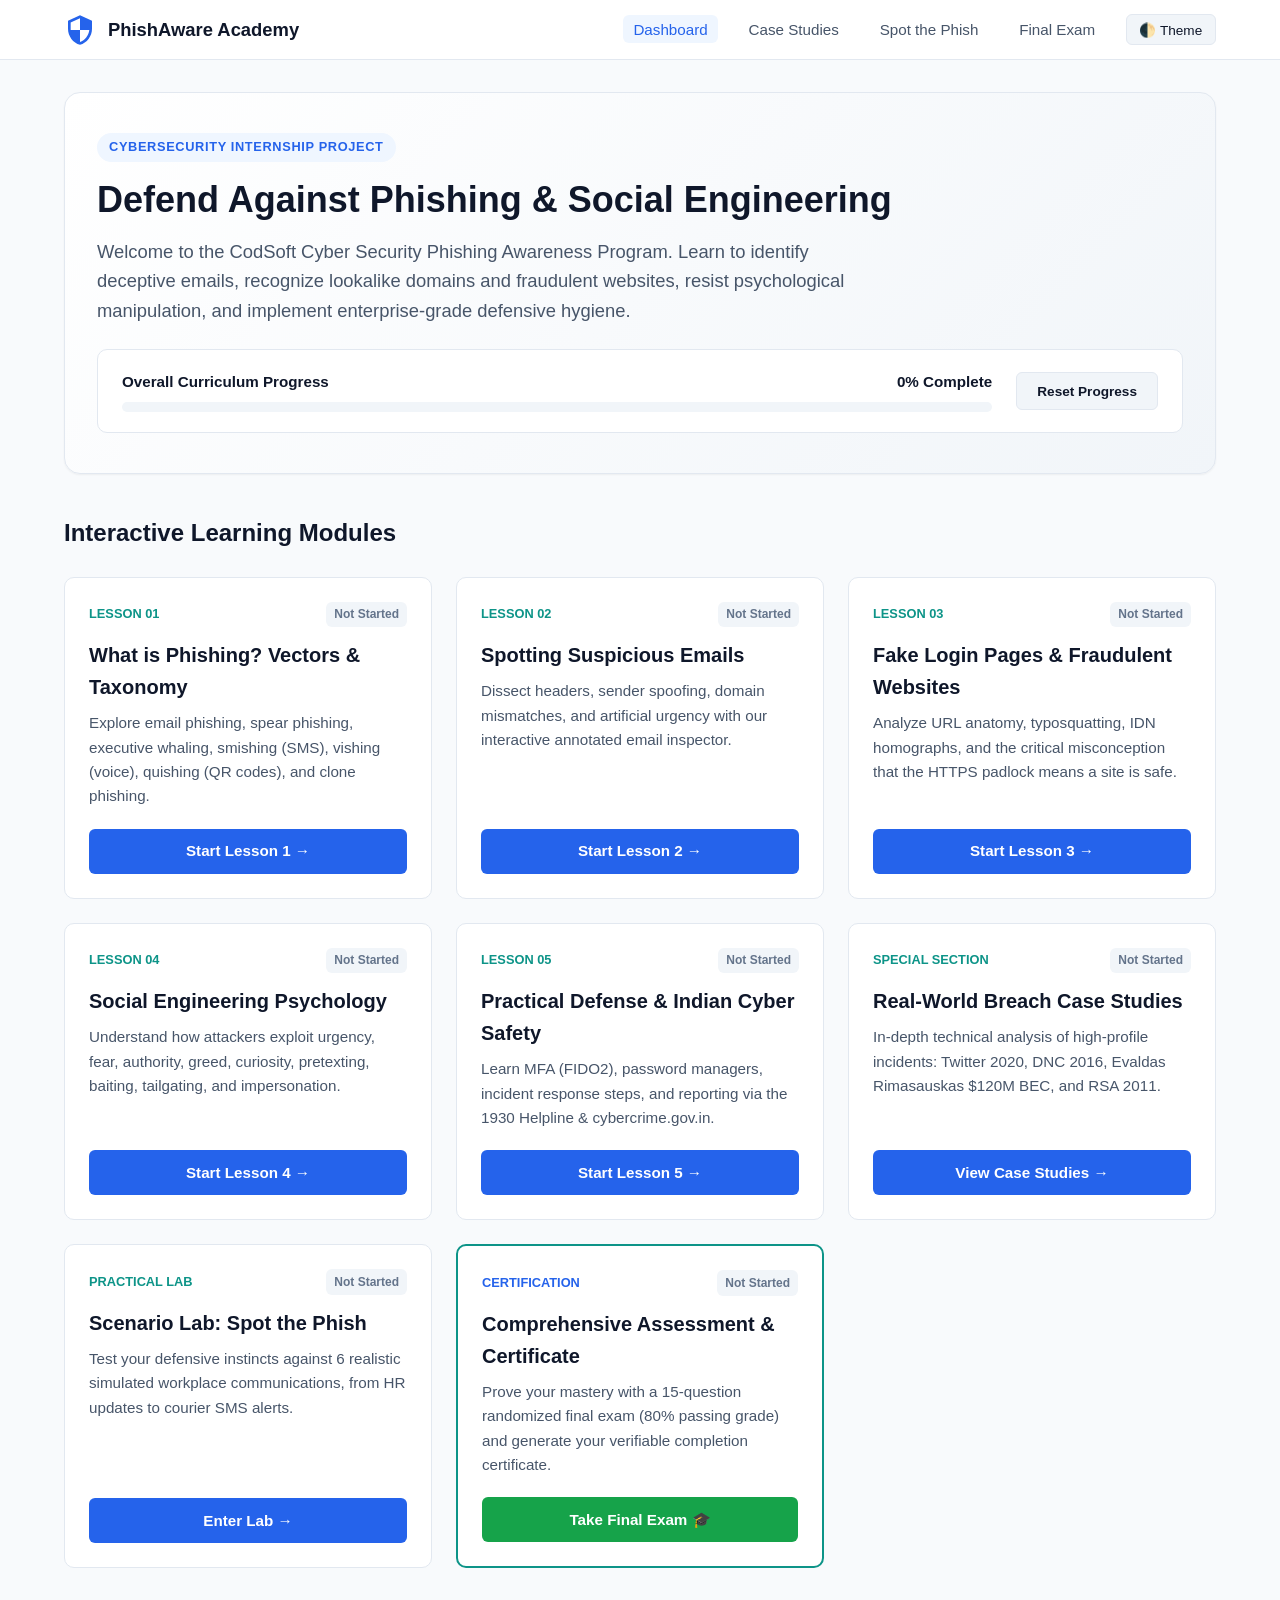
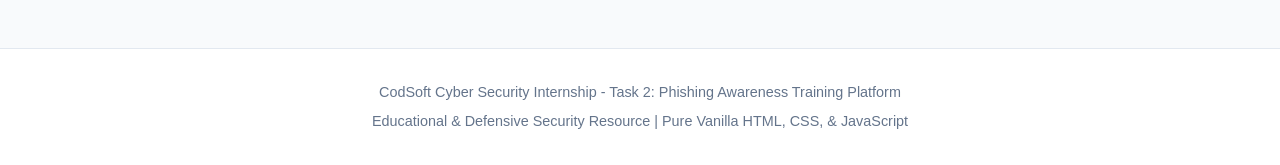
<file: task2_phishing_awareness_program/index.html>
<!DOCTYPE html>
<html lang="en">
<head>
  <meta charset="UTF-8">
  <meta name="viewport" content="width=device-width, initial-scale=1.0">
  <meta name="description" content="CodSoft Phishing Awareness Training Program - An interactive cybersecurity educational module.">
  <title>Phishing Awareness Training Program | CodSoft Cyber Security</title>
  <link rel="stylesheet" href="css/styles.css">
</head>
<body>

  <!-- Navigation Header -->
  <header class="site-header">
    <div class="nav-container">
      <div class="brand">
        <svg class="brand-icon" viewBox="0 0 24 24">
          <path d="M12 1L3 5v6c0 5.55 3.84 10.74 9 12 5.16-1.26 9-6.45 9-12V5l-9-4zm0 10.99h7c-.53 4.12-3.28 7.79-7 8.94V12H5V6.3l7-3.11v8.8z"/>
        </svg>
        <span>PhishAware Academy</span>
      </div>
      <nav aria-label="Main Navigation">
        <ul class="nav-links">
          <li><a href="index.html" class="active">Dashboard</a></li>
          <li><a href="modules/case-studies.html">Case Studies</a></li>
          <li><a href="modules/scenario-quiz.html">Spot the Phish</a></li>
          <li><a href="modules/final-assessment.html">Final Exam</a></li>
          <li>
            <button id="theme-toggle-btn" class="theme-toggle-btn" aria-label="Toggle dark/light mode">
              🌓 Theme
            </button>
          </li>
        </ul>
      </nav>
    </div>
  </header>

  <!-- Main Content -->
  <main class="main-content">
    
    <!-- Hero Banner -->
    <section class="hero">
      <span class="hero-badge">Cybersecurity Internship Project</span>
      <h1 class="hero-title">Defend Against Phishing & Social Engineering</h1>
      <p class="hero-subtitle">
        Welcome to the CodSoft Cyber Security Phishing Awareness Program. Learn to identify deceptive emails, recognize lookalike domains and fraudulent websites, resist psychological manipulation, and implement enterprise-grade defensive hygiene.
      </p>

      <!-- Progress Tracking Component -->
      <div class="progress-card">
        <div class="progress-info">
          <div class="progress-label-row">
            <span>Overall Curriculum Progress</span>
            <span id="overall-progress-text">0% Complete</span>
          </div>
          <div class="progress-bar-bg" role="progressbar" aria-valuenow="0" aria-valuemin="0" aria-valuemax="100">
            <div id="overall-progress-fill" class="progress-bar-fill"></div>
          </div>
        </div>
        <button id="reset-progress-btn" class="btn btn-secondary" style="font-size: 0.85rem;">
          Reset Progress
        </button>
      </div>
    </section>

    <!-- Modules Grid -->
    <section>
      <h2 style="font-size: 1.5rem; margin-bottom: 1.5rem;">Interactive Learning Modules</h2>
      <div class="module-grid">

        <!-- Module 1 -->
        <article class="module-card">
          <div class="module-meta">
            <span class="module-number">Lesson 01</span>
            <span id="badge-lesson1" class="status-badge">Not Started</span>
          </div>
          <h3>What is Phishing? Vectors & Taxonomy</h3>
          <p>Explore email phishing, spear phishing, executive whaling, smishing (SMS), vishing (voice), quishing (QR codes), and clone phishing.</p>
          <a href="modules/lesson1-what-is-phishing.html" class="btn btn-primary">Start Lesson 1 →</a>
        </article>

        <!-- Module 2 -->
        <article class="module-card">
          <div class="module-meta">
            <span class="module-number">Lesson 02</span>
            <span id="badge-lesson2" class="status-badge">Not Started</span>
          </div>
          <h3>Spotting Suspicious Emails</h3>
          <p>Dissect headers, sender spoofing, domain mismatches, and artificial urgency with our interactive annotated email inspector.</p>
          <a href="modules/lesson2-spotting-emails.html" class="btn btn-primary">Start Lesson 2 →</a>
        </article>

        <!-- Module 3 -->
        <article class="module-card">
          <div class="module-meta">
            <span class="module-number">Lesson 03</span>
            <span id="badge-lesson3" class="status-badge">Not Started</span>
          </div>
          <h3>Fake Login Pages & Fraudulent Websites</h3>
          <p>Analyze URL anatomy, typosquatting, IDN homographs, and the critical misconception that the HTTPS padlock means a site is safe.</p>
          <a href="modules/lesson3-fake-logins-websites.html" class="btn btn-primary">Start Lesson 3 →</a>
        </article>

        <!-- Module 4 -->
        <article class="module-card">
          <div class="module-meta">
            <span class="module-number">Lesson 04</span>
            <span id="badge-lesson4" class="status-badge">Not Started</span>
          </div>
          <h3>Social Engineering Psychology</h3>
          <p>Understand how attackers exploit urgency, fear, authority, greed, curiosity, pretexting, baiting, tailgating, and impersonation.</p>
          <a href="modules/lesson4-social-engineering.html" class="btn btn-primary">Start Lesson 4 →</a>
        </article>

        <!-- Module 5 -->
        <article class="module-card">
          <div class="module-meta">
            <span class="module-number">Lesson 05</span>
            <span id="badge-lesson5" class="status-badge">Not Started</span>
          </div>
          <h3>Practical Defense & Indian Cyber Safety</h3>
          <p>Learn MFA (FIDO2), password managers, incident response steps, and reporting via the 1930 Helpline & cybercrime.gov.in.</p>
          <a href="modules/lesson5-defense-and-response.html" class="btn btn-primary">Start Lesson 5 →</a>
        </article>

        <!-- Case Studies -->
        <article class="module-card">
          <div class="module-meta">
            <span class="module-number">Special Section</span>
            <span id="badge-cases" class="status-badge">Not Started</span>
          </div>
          <h3>Real-World Breach Case Studies</h3>
          <p>In-depth technical analysis of high-profile incidents: Twitter 2020, DNC 2016, Evaldas Rimasauskas $120M BEC, and RSA 2011.</p>
          <a href="modules/case-studies.html" class="btn btn-primary">View Case Studies →</a>
        </article>

        <!-- Scenario Quiz -->
        <article class="module-card">
          <div class="module-meta">
            <span class="module-number">Practical Lab</span>
            <span id="badge-scenario_quiz" class="status-badge">Not Started</span>
          </div>
          <h3>Scenario Lab: Spot the Phish</h3>
          <p>Test your defensive instincts against 6 realistic simulated workplace communications, from HR updates to courier SMS alerts.</p>
          <a href="modules/scenario-quiz.html" class="btn btn-primary">Enter Lab →</a>
        </article>

        <!-- Final Exam -->
        <article class="module-card" style="border: 2px solid var(--secondary);">
          <div class="module-meta">
            <span class="module-number" style="color: var(--primary);">Certification</span>
            <span id="badge-final_assessment" class="status-badge">Not Started</span>
          </div>
          <h3>Comprehensive Assessment & Certificate</h3>
          <p>Prove your mastery with a 15-question randomized final exam (80% passing grade) and generate your verifiable completion certificate.</p>
          <a href="modules/final-assessment.html" class="btn btn-success">Take Final Exam 🎓</a>
        </article>

      </div>
    </section>

  </main>

  <!-- Footer -->
  <footer class="site-footer">
    <p>CodSoft Cyber Security Internship - Task 2: Phishing Awareness Training Platform</p>
    <p style="margin-top: 0.35rem;">Educational & Defensive Security Resource | Pure Vanilla HTML, CSS, & JavaScript</p>
  </footer>

  <script src="js/app.js"></script>
</body>
</html>
</file>
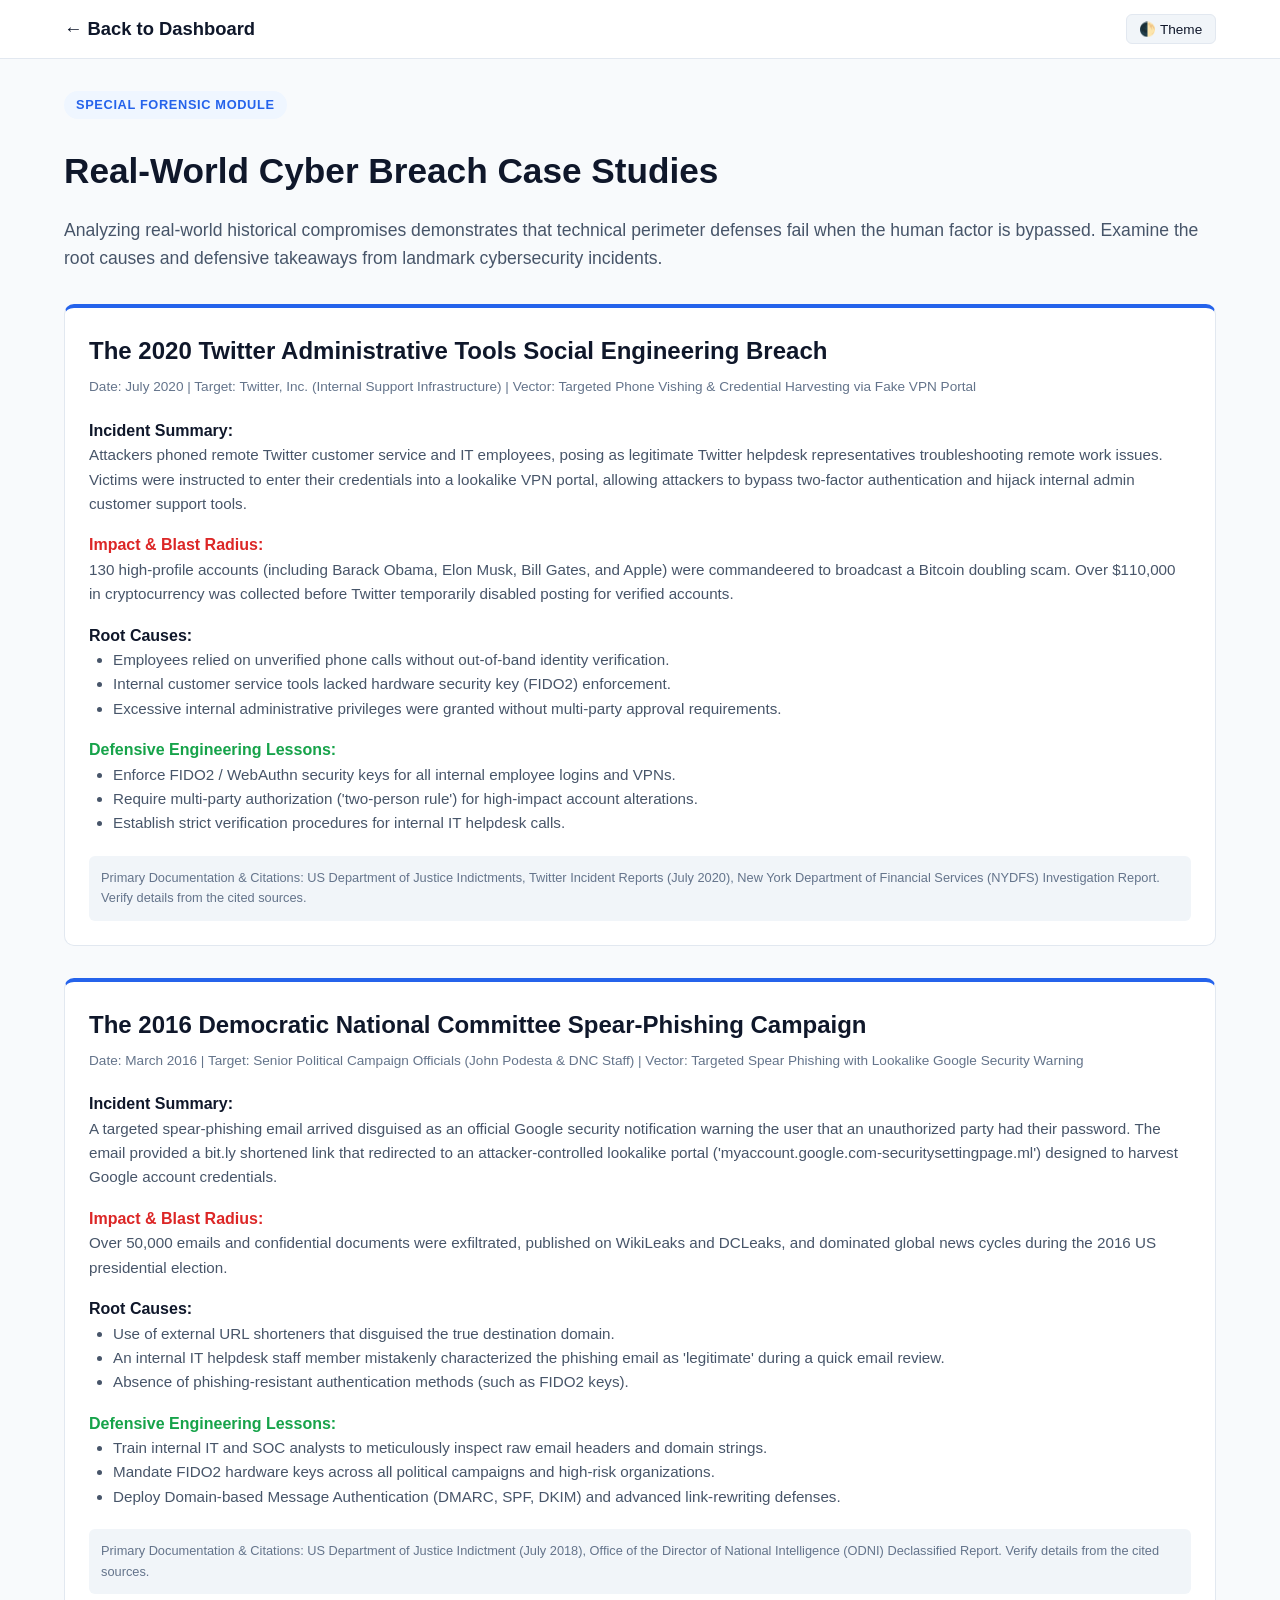
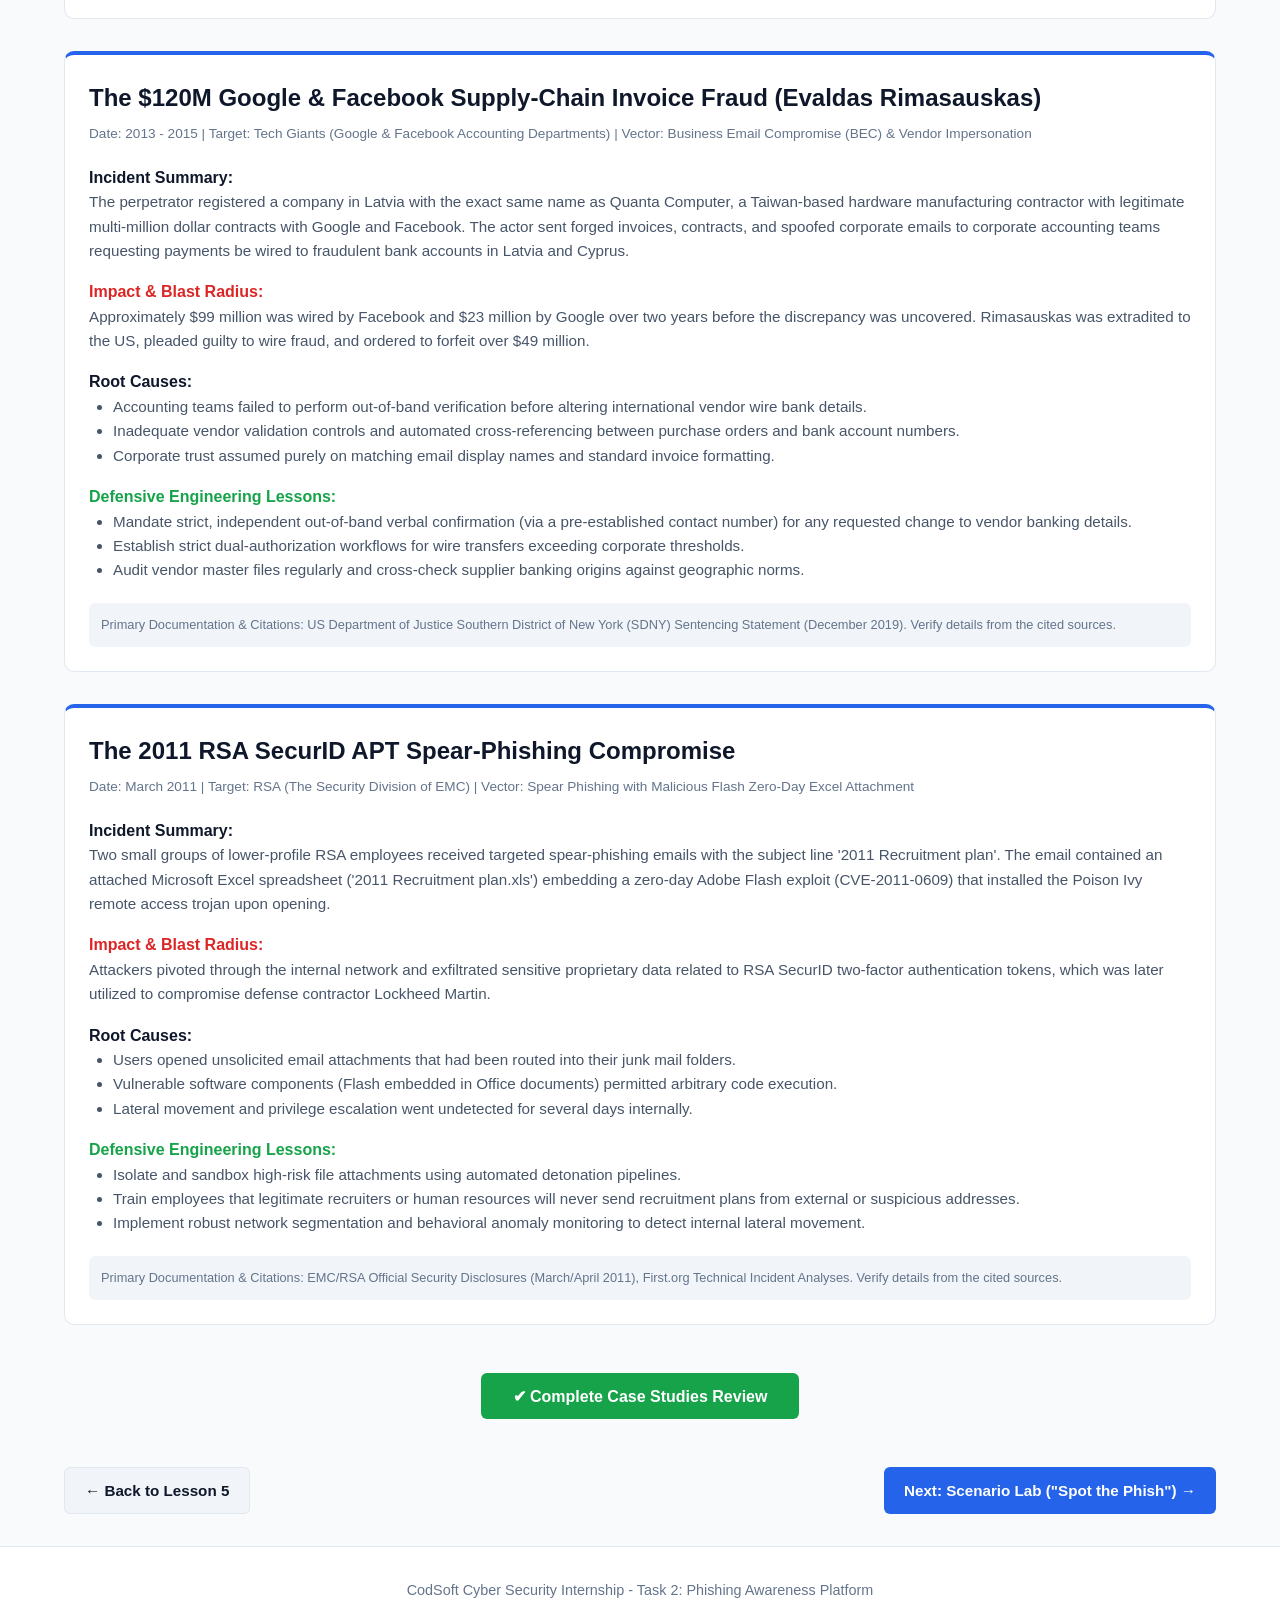
<file: task2_phishing_awareness_program/modules/case-studies.html>
<!DOCTYPE html>
<html lang="en">
<head>
  <meta charset="UTF-8">
  <meta name="viewport" content="width=device-width, initial-scale=1.0">
  <title>Real-World Breach Case Studies | PhishAware</title>
  <link rel="stylesheet" href="../css/styles.css">
</head>
<body>

  <header class="site-header">
    <div class="nav-container">
      <div class="brand">
        <a href="../index.html" style="display:flex; align-items:center; gap:0.5rem; color:inherit; text-decoration:none;">
          <span>← Back to Dashboard</span>
        </a>
      </div>
      <button id="theme-toggle-btn" class="theme-toggle-btn" aria-label="Toggle theme">🌓 Theme</button>
    </div>
  </header>

  <main class="main-content">
    <div style="margin-bottom: 2rem;">
      <span class="hero-badge">Special Forensic Module</span>
      <h1 style="font-size: 2.2rem; margin: 0.5rem 0 1rem 0;">Real-World Cyber Breach Case Studies</h1>
      <p style="color: var(--text-muted); font-size: 1.1rem;">
        Analyzing real-world historical compromises demonstrates that technical perimeter defenses fail when the human factor is bypassed. Examine the root causes and defensive takeaways from landmark cybersecurity incidents.
      </p>
    </div>

    <!-- Case Studies Dynamic Container -->
    <div id="case-studies-container" style="display: flex; flex-direction: column; gap: 2rem;"></div>

    <div style="text-align: center; margin: 3rem 0;">
      <button id="mark-cases-done-btn" class="btn btn-success" style="font-size: 1rem; padding: 0.85rem 2rem;">
        ✔ Complete Case Studies Review
      </button>
    </div>

    <div style="display: flex; justify-content: space-between; margin-top: 2rem;">
      <a href="lesson5-defense-and-response.html" class="btn btn-secondary">← Back to Lesson 5</a>
      <a href="scenario-quiz.html" class="btn btn-primary">Next: Scenario Lab ("Spot the Phish") →</a>
    </div>
  </main>

  <footer class="site-footer">
    <p>CodSoft Cyber Security Internship - Task 2: Phishing Awareness Platform</p>
  </footer>

  <script src="../js/app.js"></script>
  <script src="../js/data/cases.js"></script>
  <script>
    document.addEventListener("DOMContentLoaded", () => {
      const container = document.getElementById("case-studies-container");

      CASE_STUDIES.forEach((study) => {
        const card = document.createElement("article");
        card.className = "module-card";
        card.style.borderTop = "4px solid var(--primary)";

        const title = document.createElement("h2");
        title.style.fontSize = "1.5rem";
        title.style.marginBottom = "0.35rem";
        title.textContent = study.title;

        const metaRow = document.createElement("div");
        metaRow.style.fontSize = "0.85rem";
        metaRow.style.color = "var(--text-subtle)";
        metaRow.style.marginBottom = "1.25rem";
        metaRow.textContent = `Date: ${study.year} | Target: ${study.target} | Vector: ${study.primaryTechnique}`;

        const summaryHeading = document.createElement("h4");
        summaryHeading.textContent = "Incident Summary:";
        summaryHeading.style.color = "var(--text-main)";

        const summary = document.createElement("p");
        summary.textContent = study.summary;
        summary.style.marginBottom = "1rem";

        const impactHeading = document.createElement("h4");
        impactHeading.textContent = "Impact & Blast Radius:";
        impactHeading.style.color = "var(--danger)";

        const impact = document.createElement("p");
        impact.textContent = study.impact;
        impact.style.marginBottom = "1rem";

        const rootHeading = document.createElement("h4");
        rootHeading.textContent = "Root Causes:";
        const rootList = document.createElement("ul");
        rootList.style.marginLeft = "1.5rem";
        rootList.style.marginBottom = "1rem";
        rootList.style.fontSize = "0.95rem";
        rootList.style.color = "var(--text-muted)";
        study.rootCause.forEach(rc => {
          const li = document.createElement("li");
          li.textContent = rc;
          rootList.appendChild(li);
        });

        const lessonsHeading = document.createElement("h4");
        lessonsHeading.textContent = "Defensive Engineering Lessons:";
        lessonsHeading.style.color = "var(--success)";
        const lessonsList = document.createElement("ul");
        lessonsList.style.marginLeft = "1.5rem";
        lessonsList.style.marginBottom = "1.25rem";
        lessonsList.style.fontSize = "0.95rem";
        lessonsList.style.color = "var(--text-muted)";
        study.defensiveLessons.forEach(dl => {
          const li = document.createElement("li");
          li.textContent = dl;
          lessonsList.appendChild(li);
        });

        const sourceNote = document.createElement("div");
        sourceNote.style.background = "var(--bg-alt)";
        sourceNote.style.padding = "0.75rem";
        sourceNote.style.borderRadius = "6px";
        sourceNote.style.fontSize = "0.8rem";
        sourceNote.style.color = "var(--text-subtle)";
        sourceNote.textContent = `Primary Documentation & Citations: ${study.sources}`;

        card.appendChild(title);
        card.appendChild(metaRow);
        card.appendChild(summaryHeading);
        card.appendChild(summary);
        card.appendChild(impactHeading);
        card.appendChild(impact);
        card.appendChild(rootHeading);
        card.appendChild(rootList);
        card.appendChild(lessonsHeading);
        card.appendChild(lessonsList);
        card.appendChild(sourceNote);

        container.appendChild(card);
      });

      const markBtn = document.getElementById("mark-cases-done-btn");
      if (AppState.isCompleted("cases")) {
        markBtn.textContent = "✔ Case Studies Completed";
        markBtn.classList.remove("btn-success");
        markBtn.classList.add("btn-secondary");
      }

      markBtn.addEventListener("click", () => {
        AppState.markCompleted("cases", 100);
        markBtn.textContent = "✔ Case Studies Completed";
        markBtn.classList.remove("btn-success");
        markBtn.classList.add("btn-secondary");
        alert("Case studies successfully marked as complete! Your progress has been updated.");
      });
    });
  </script>
</body>
</html>
</file>
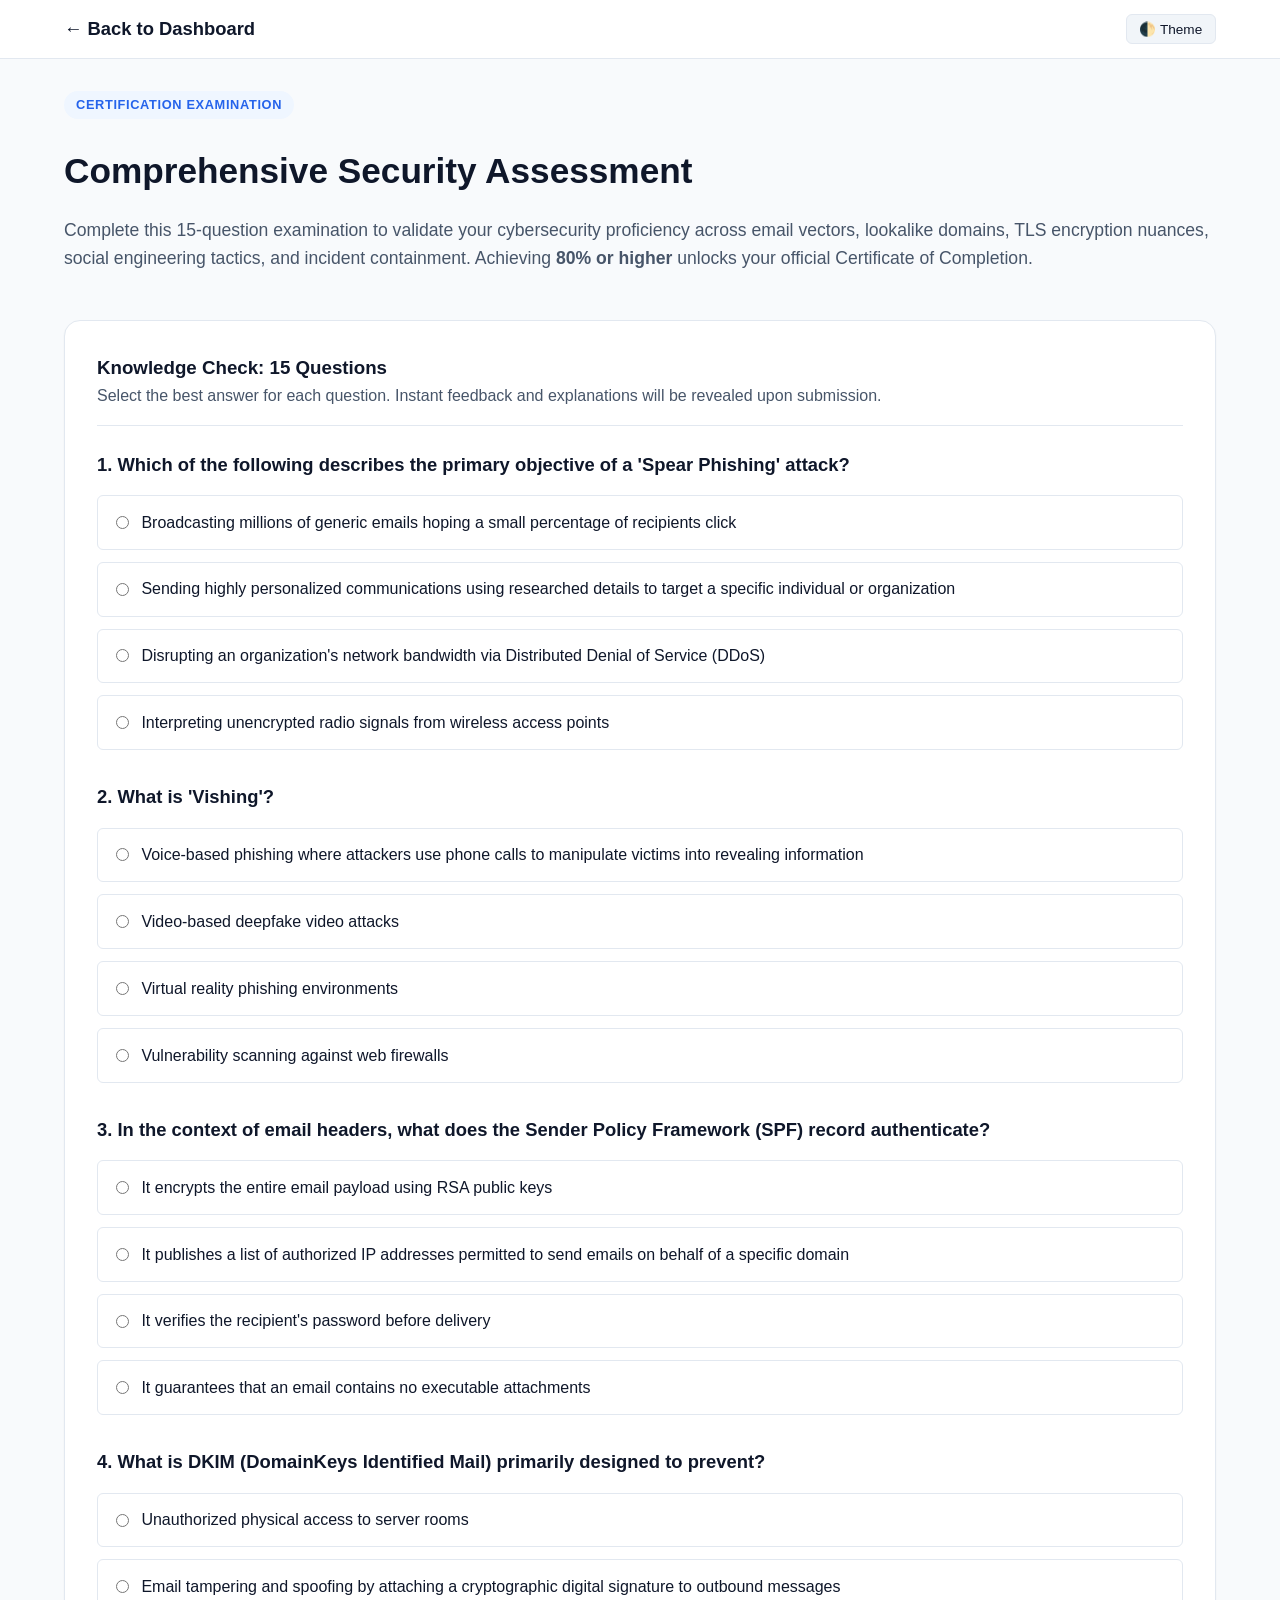
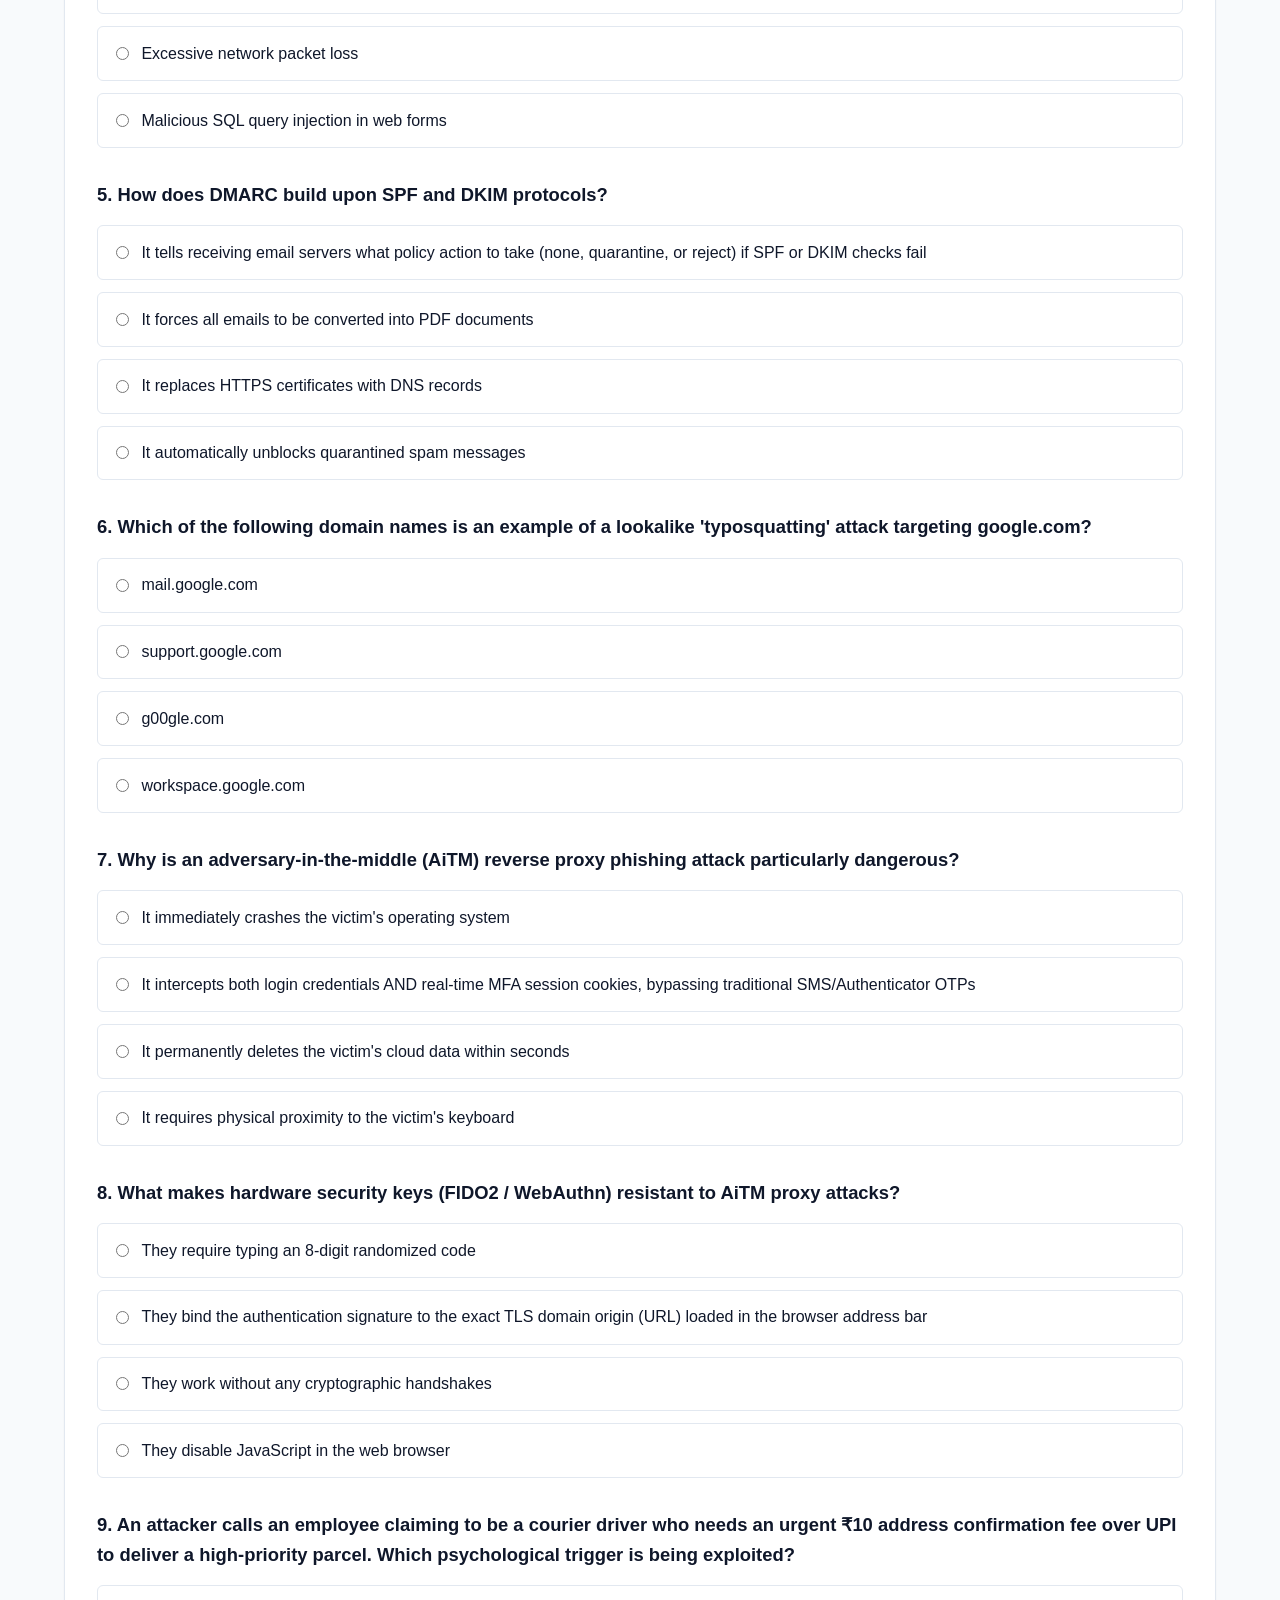
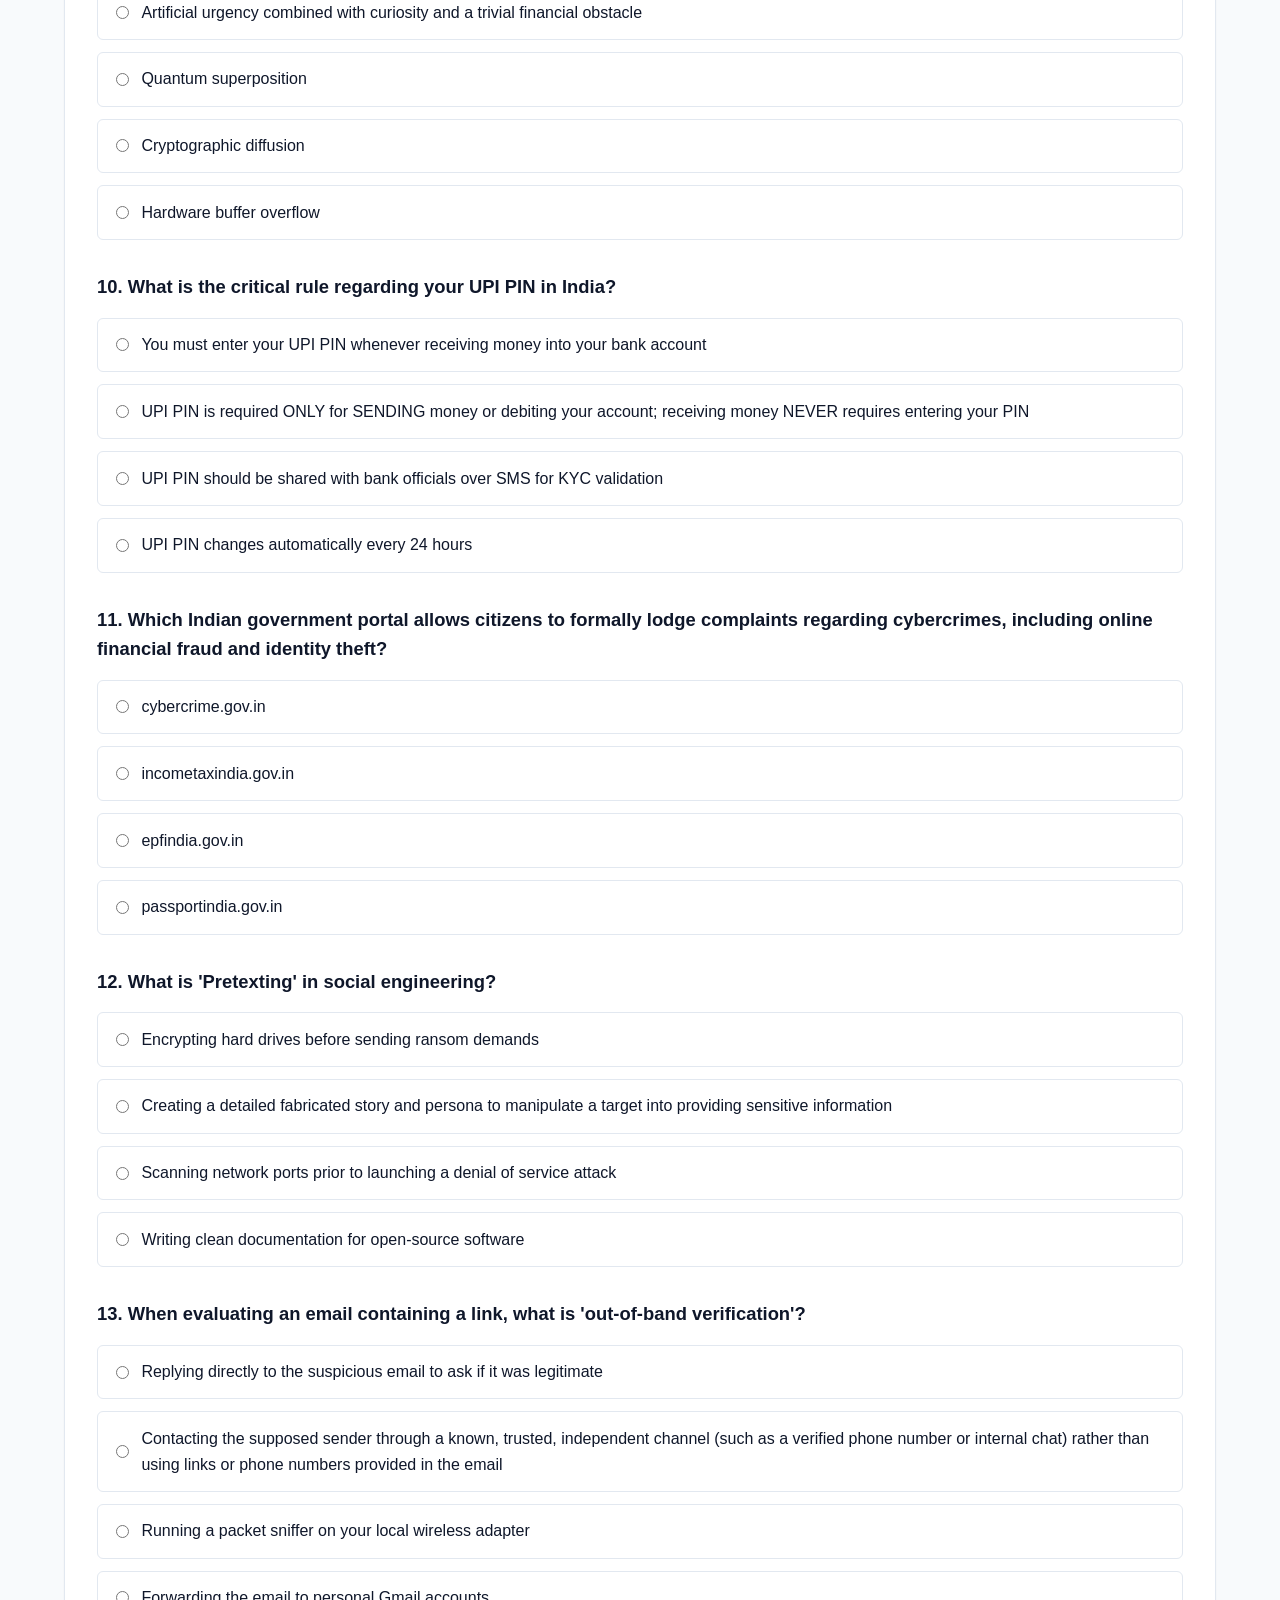
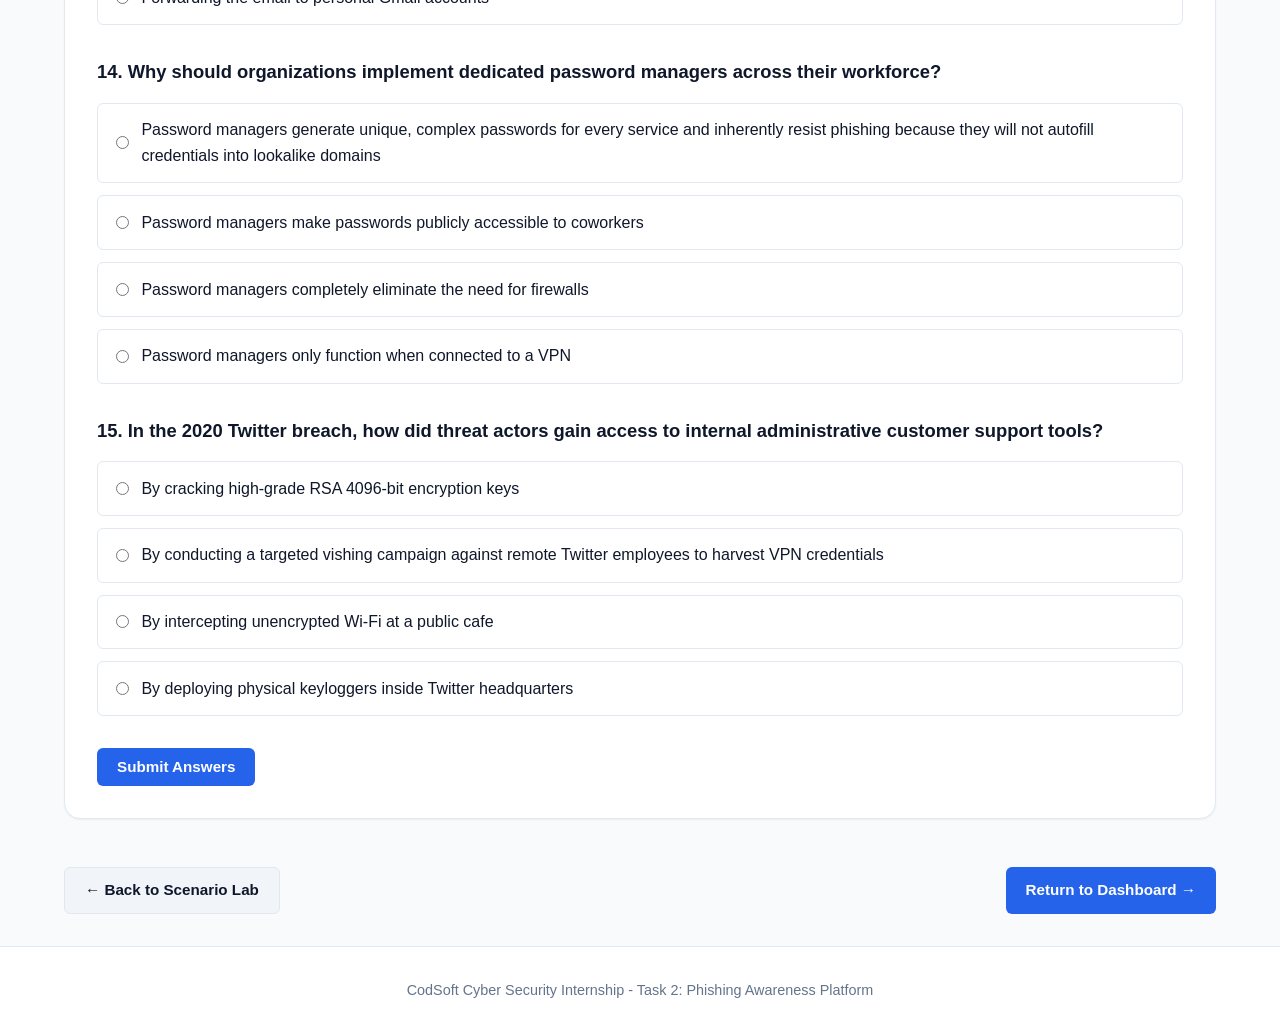
<file: task2_phishing_awareness_program/modules/final-assessment.html>
<!DOCTYPE html>
<html lang="en">
<head>
  <meta charset="UTF-8">
  <meta name="viewport" content="width=device-width, initial-scale=1.0">
  <title>Comprehensive Final Assessment & Certificate | PhishAware</title>
  <link rel="stylesheet" href="../css/styles.css">
</head>
<body>

  <header class="site-header">
    <div class="nav-container">
      <div class="brand">
        <a href="../index.html" style="display:flex; align-items:center; gap:0.5rem; color:inherit; text-decoration:none;">
          <span>← Back to Dashboard</span>
        </a>
      </div>
      <button id="theme-toggle-btn" class="theme-toggle-btn" aria-label="Toggle theme">🌓 Theme</button>
    </div>
  </header>

  <main class="main-content">
    <div style="margin-bottom: 2rem;">
      <span class="hero-badge">Certification Examination</span>
      <h1 style="font-size: 2.2rem; margin: 0.5rem 0 1rem 0;">Comprehensive Security Assessment</h1>
      <p style="color: var(--text-muted); font-size: 1.1rem;">
        Complete this 15-question examination to validate your cybersecurity proficiency across email vectors, lookalike domains, TLS encryption nuances, social engineering tactics, and incident containment. Achieving <strong>80% or higher</strong> unlocks your official Certificate of Completion.
      </p>
    </div>

    <!-- Examination Container -->
    <section class="quiz-section" id="exam-wrapper">
      <div id="final-exam-container"></div>
    </section>

    <!-- Certificate Generator Section (Hidden until passed) -->
    <section id="cert-generation-panel" class="module-card" style="display: none; margin-top: 3rem; border: 2px solid var(--success);">
      <div style="text-align: center; margin-bottom: 1.5rem;">
        <span style="font-size: 2.5rem;">🎓</span>
        <h2 style="font-size: 1.8rem; color: var(--success); margin-top: 0.5rem;">Congratulations! You have passed the certification exam.</h2>
        <p style="color: var(--text-muted);">Enter your full name below to generate your personalized Certificate of Completion.</p>
      </div>

      <div style="max-width: 450px; margin: 0 auto; display: flex; gap: 0.75rem;">
        <input type="text" id="cert-name-input" class="mock-input" placeholder="Enter Your Full Name" style="background: var(--bg-surface); cursor: text;">
        <button id="generate-cert-btn" class="btn btn-success" style="white-space: nowrap;">
          Generate Certificate
        </button>
      </div>

      <!-- Live Certificate Output Target -->
      <div id="certificate-output-zone" style="margin-top: 2.5rem;"></div>
    </section>

    <div style="display: flex; justify-content: space-between; margin-top: 3rem;">
      <a href="scenario-quiz.html" class="btn btn-secondary">← Back to Scenario Lab</a>
      <a href="../index.html" class="btn btn-primary">Return to Dashboard →</a>
    </div>
  </main>

  <footer class="site-footer">
    <p>CodSoft Cyber Security Internship - Task 2: Phishing Awareness Platform</p>
  </footer>

  <script src="../js/app.js"></script>
  <script src="../js/data/quizzes.js"></script>
  <script src="../js/quiz.js"></script>
  <script>
    document.addEventListener("DOMContentLoaded", () => {
      let finalScore = 0;

      const examEngine = new QuizEngine(
        "final-exam-container",
        QUIZ_DATA.finalExam,
        "final_assessment",
        80, // 80% passing grade (12/15)
        (result) => {
          if (result.passed) {
            finalScore = result.score;
            const certPanel = document.getElementById("cert-generation-panel");
            certPanel.style.display = "block";
            certPanel.scrollIntoView({ behavior: "smooth" });

            // Restore previously entered name if available
            try {
              const savedName = localStorage.getItem("codsoft_learner_name");
              if (savedName) {
                document.getElementById("cert-name-input").value = savedName;
                CertificateService.renderCertificate("certificate-output-zone", savedName, finalScore);
              }
            } catch (e) {}
          }
        }
      );

      // Generate button listener
      const genBtn = document.getElementById("generate-cert-btn");
      const nameInput = document.getElementById("cert-name-input");

      genBtn.addEventListener("click", () => {
        const enteredName = nameInput.value.trim();
        if (!enteredName) {
          alert("Please enter your name to display on the certificate.");
          return;
        }

        try {
          localStorage.setItem("codsoft_learner_name", enteredName);
        } catch (e) {}

        CertificateService.renderCertificate("certificate-output-zone", enteredName, finalScore || 85);
        document.getElementById("certificate-output-zone").scrollIntoView({ behavior: "smooth" });
      });
    });
  </script>
</body>
</html>
</file>
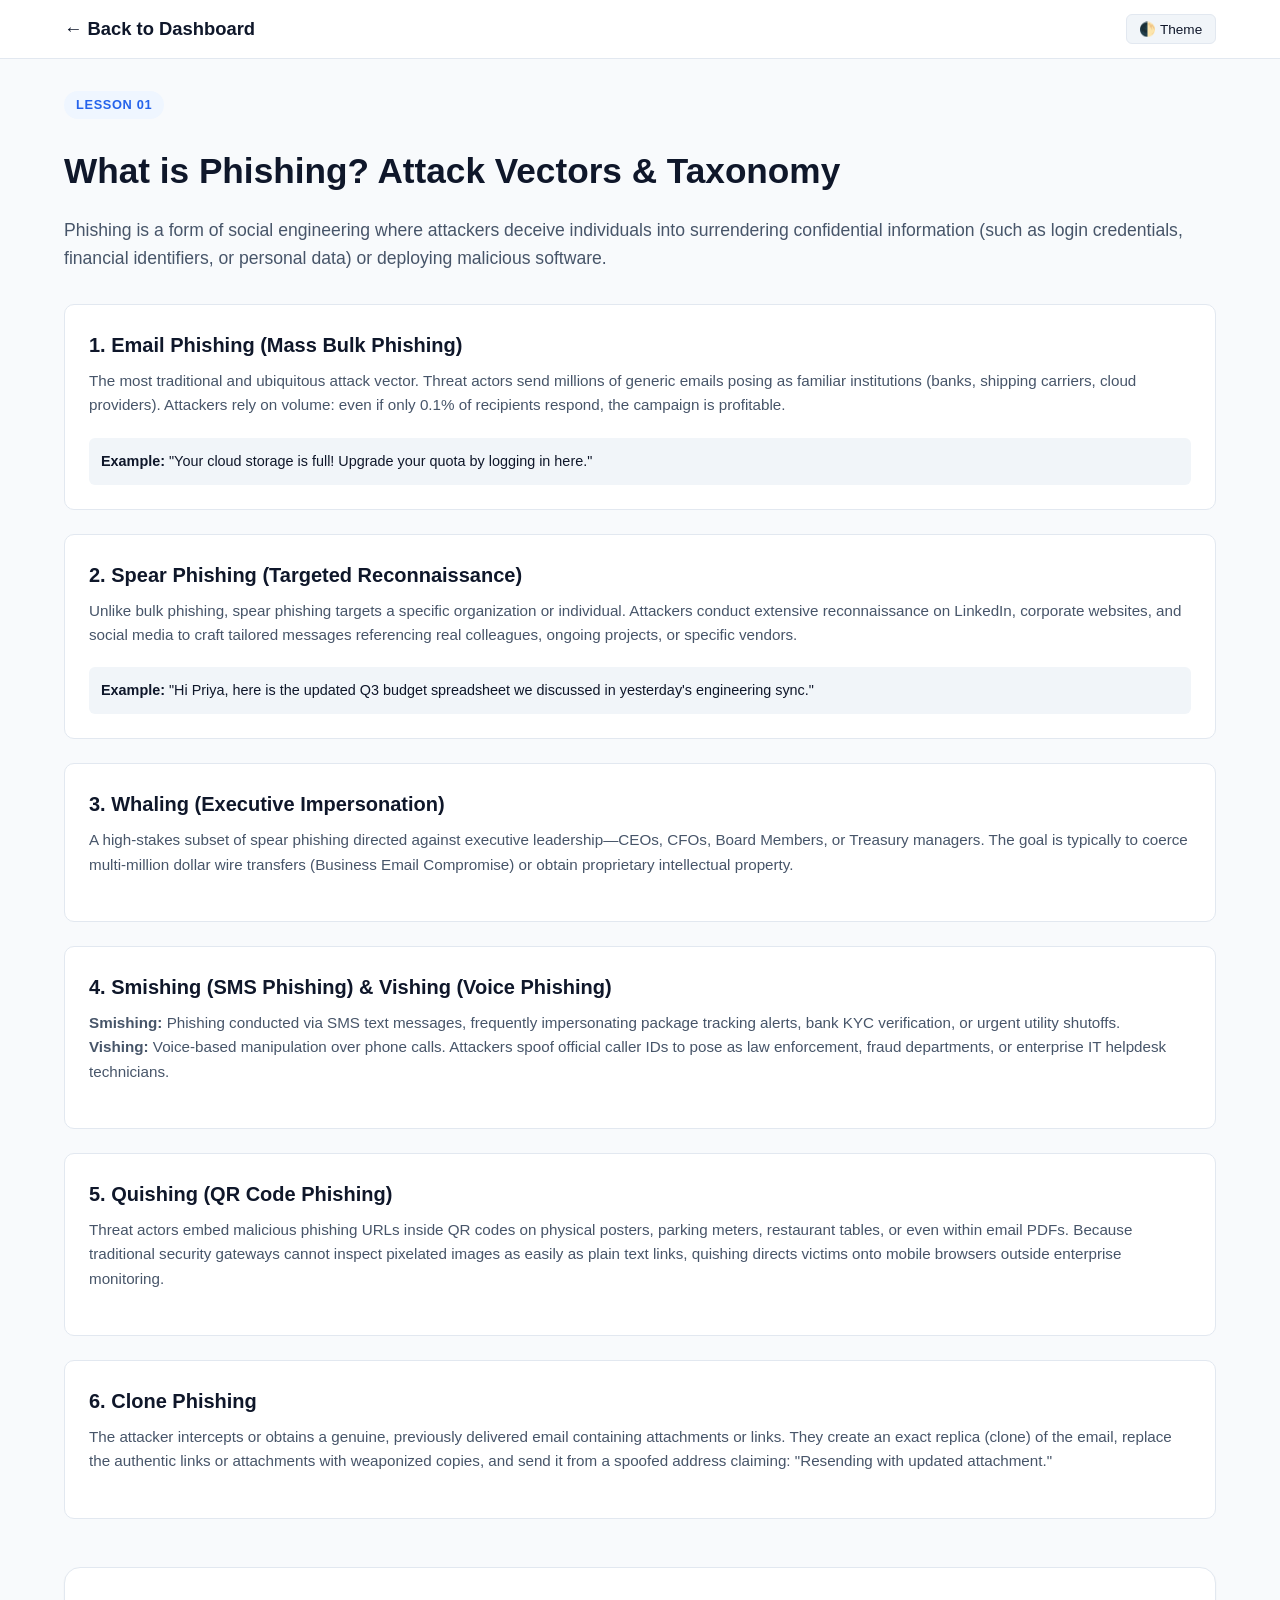
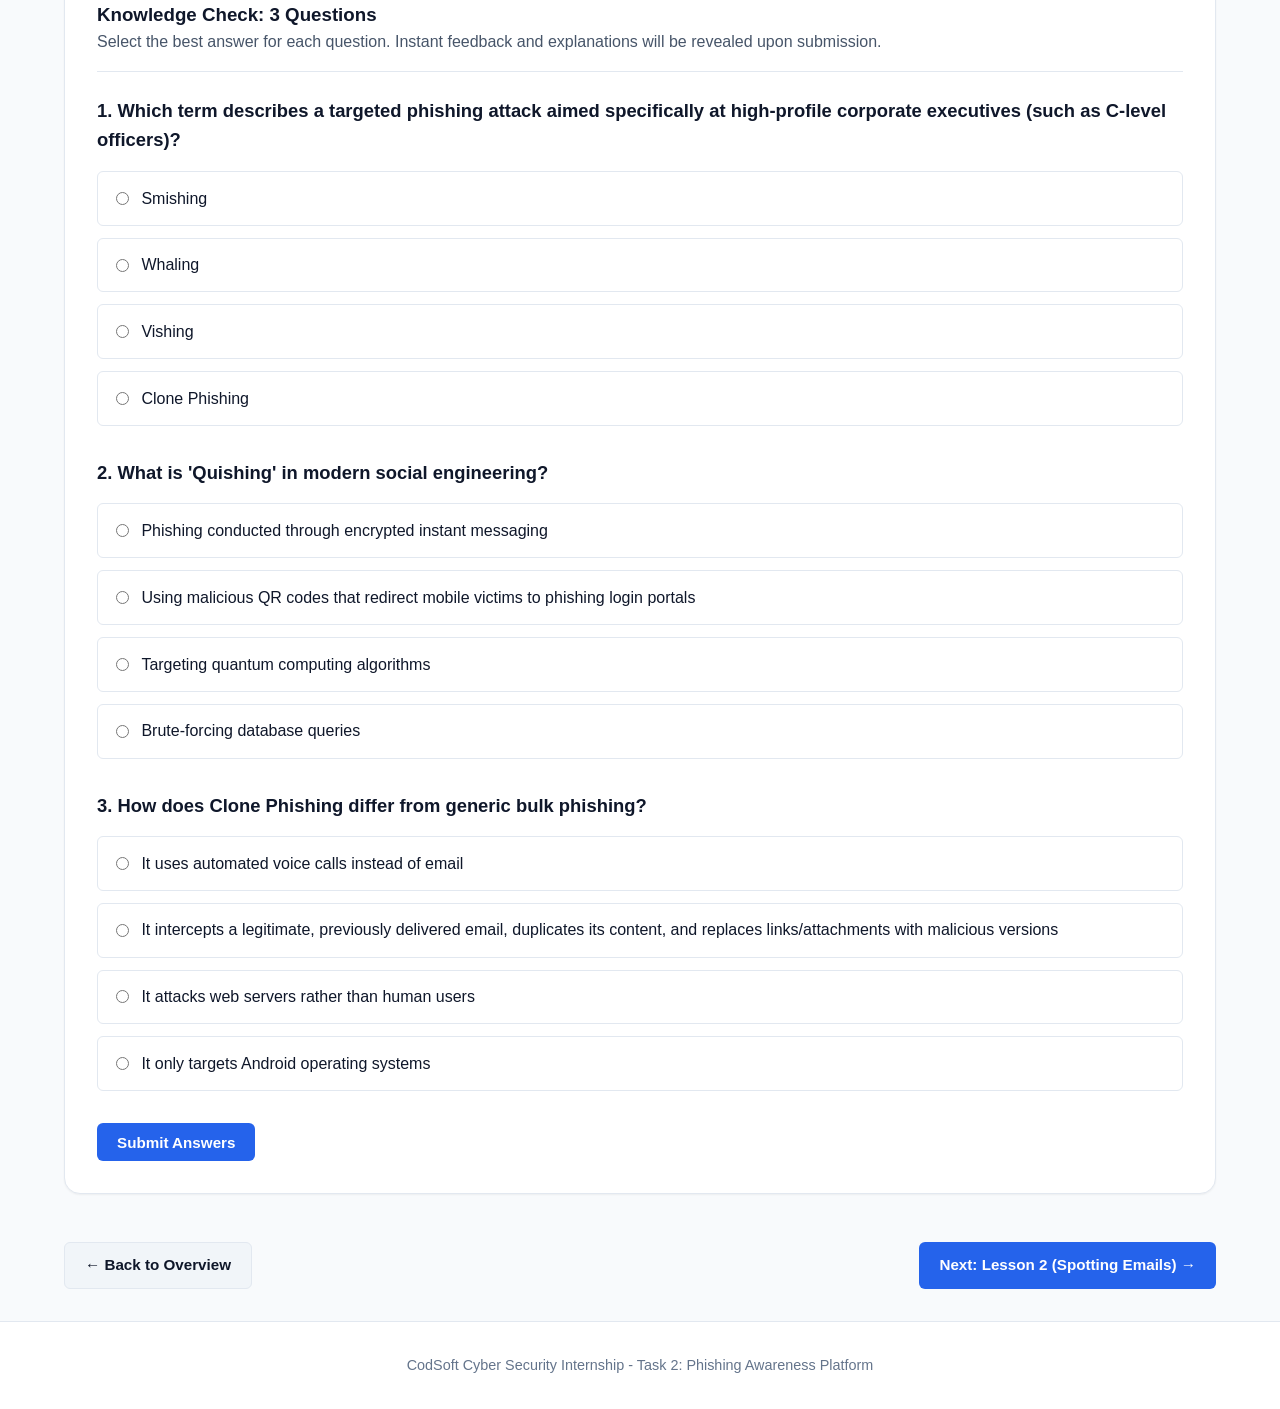
<file: task2_phishing_awareness_program/modules/lesson1-what-is-phishing.html>
<!DOCTYPE html>
<html lang="en">
<head>
  <meta charset="UTF-8">
  <meta name="viewport" content="width=device-width, initial-scale=1.0">
  <title>Lesson 1: What is Phishing? Vectors & Taxonomy | PhishAware</title>
  <link rel="stylesheet" href="../css/styles.css">
</head>
<body>

  <header class="site-header">
    <div class="nav-container">
      <div class="brand">
        <a href="../index.html" style="display:flex; align-items:center; gap:0.5rem; color:inherit; text-decoration:none;">
          <span>← Back to Dashboard</span>
        </a>
      </div>
      <button id="theme-toggle-btn" class="theme-toggle-btn" aria-label="Toggle theme">🌓 Theme</button>
    </div>
  </header>

  <main class="main-content">
    <div style="margin-bottom: 2rem;">
      <span class="hero-badge">Lesson 01</span>
      <h1 style="font-size: 2.2rem; margin: 0.5rem 0 1rem 0;">What is Phishing? Attack Vectors & Taxonomy</h1>
      <p style="color: var(--text-muted); font-size: 1.1rem;">
        Phishing is a form of social engineering where attackers deceive individuals into surrendering confidential information (such as login credentials, financial identifiers, or personal data) or deploying malicious software.
      </p>
    </div>

    <!-- Core Content Cards -->
    <section style="display: flex; flex-direction: column; gap: 1.5rem; margin-bottom: 3rem;">
      
      <div class="module-card">
        <h3>1. Email Phishing (Mass Bulk Phishing)</h3>
        <p>
          The most traditional and ubiquitous attack vector. Threat actors send millions of generic emails posing as familiar institutions (banks, shipping carriers, cloud providers). Attackers rely on volume: even if only 0.1% of recipients respond, the campaign is profitable.
        </p>
        <div style="background: var(--bg-alt); padding: 0.75rem; border-radius: 6px; font-size: 0.9rem;">
          <strong>Example:</strong> "Your cloud storage is full! Upgrade your quota by logging in here."
        </div>
      </div>

      <div class="module-card">
        <h3>2. Spear Phishing (Targeted Reconnaissance)</h3>
        <p>
          Unlike bulk phishing, spear phishing targets a specific organization or individual. Attackers conduct extensive reconnaissance on LinkedIn, corporate websites, and social media to craft tailored messages referencing real colleagues, ongoing projects, or specific vendors.
        </p>
        <div style="background: var(--bg-alt); padding: 0.75rem; border-radius: 6px; font-size: 0.9rem;">
          <strong>Example:</strong> "Hi Priya, here is the updated Q3 budget spreadsheet we discussed in yesterday's engineering sync."
        </div>
      </div>

      <div class="module-card">
        <h3>3. Whaling (Executive Impersonation)</h3>
        <p>
          A high-stakes subset of spear phishing directed against executive leadership—CEOs, CFOs, Board Members, or Treasury managers. The goal is typically to coerce multi-million dollar wire transfers (Business Email Compromise) or obtain proprietary intellectual property.
        </p>
      </div>

      <div class="module-card">
        <h3>4. Smishing (SMS Phishing) & Vishing (Voice Phishing)</h3>
        <p>
          <strong>Smishing:</strong> Phishing conducted via SMS text messages, frequently impersonating package tracking alerts, bank KYC verification, or urgent utility shutoffs.<br>
          <strong>Vishing:</strong> Voice-based manipulation over phone calls. Attackers spoof official caller IDs to pose as law enforcement, fraud departments, or enterprise IT helpdesk technicians.
        </p>
      </div>

      <div class="module-card">
        <h3>5. Quishing (QR Code Phishing)</h3>
        <p>
          Threat actors embed malicious phishing URLs inside QR codes on physical posters, parking meters, restaurant tables, or even within email PDFs. Because traditional security gateways cannot inspect pixelated images as easily as plain text links, quishing directs victims onto mobile browsers outside enterprise monitoring.
        </p>
      </div>

      <div class="module-card">
        <h3>6. Clone Phishing</h3>
        <p>
          The attacker intercepts or obtains a genuine, previously delivered email containing attachments or links. They create an exact replica (clone) of the email, replace the authentic links or attachments with weaponized copies, and send it from a spoofed address claiming: "Resending with updated attachment."
        </p>
      </div>

    </section>

    <!-- Interactive Knowledge Check Section -->
    <section class="quiz-section">
      <div id="lesson1-quiz-container"></div>
    </section>

    <div style="display: flex; justify-content: space-between; margin-top: 2rem;">
      <a href="../index.html" class="btn btn-secondary">← Back to Overview</a>
      <a href="lesson2-spotting-emails.html" class="btn btn-primary">Next: Lesson 2 (Spotting Emails) →</a>
    </div>
  </main>

  <footer class="site-footer">
    <p>CodSoft Cyber Security Internship - Task 2: Phishing Awareness Platform</p>
  </footer>

  <script src="../js/app.js"></script>
  <script src="../js/data/quizzes.js"></script>
  <script src="../js/quiz.js"></script>
  <script>
    document.addEventListener("DOMContentLoaded", () => {
      new QuizEngine("lesson1-quiz-container", QUIZ_DATA.lesson1, "lesson1");
    });
  </script>
</body>
</html>
</file>
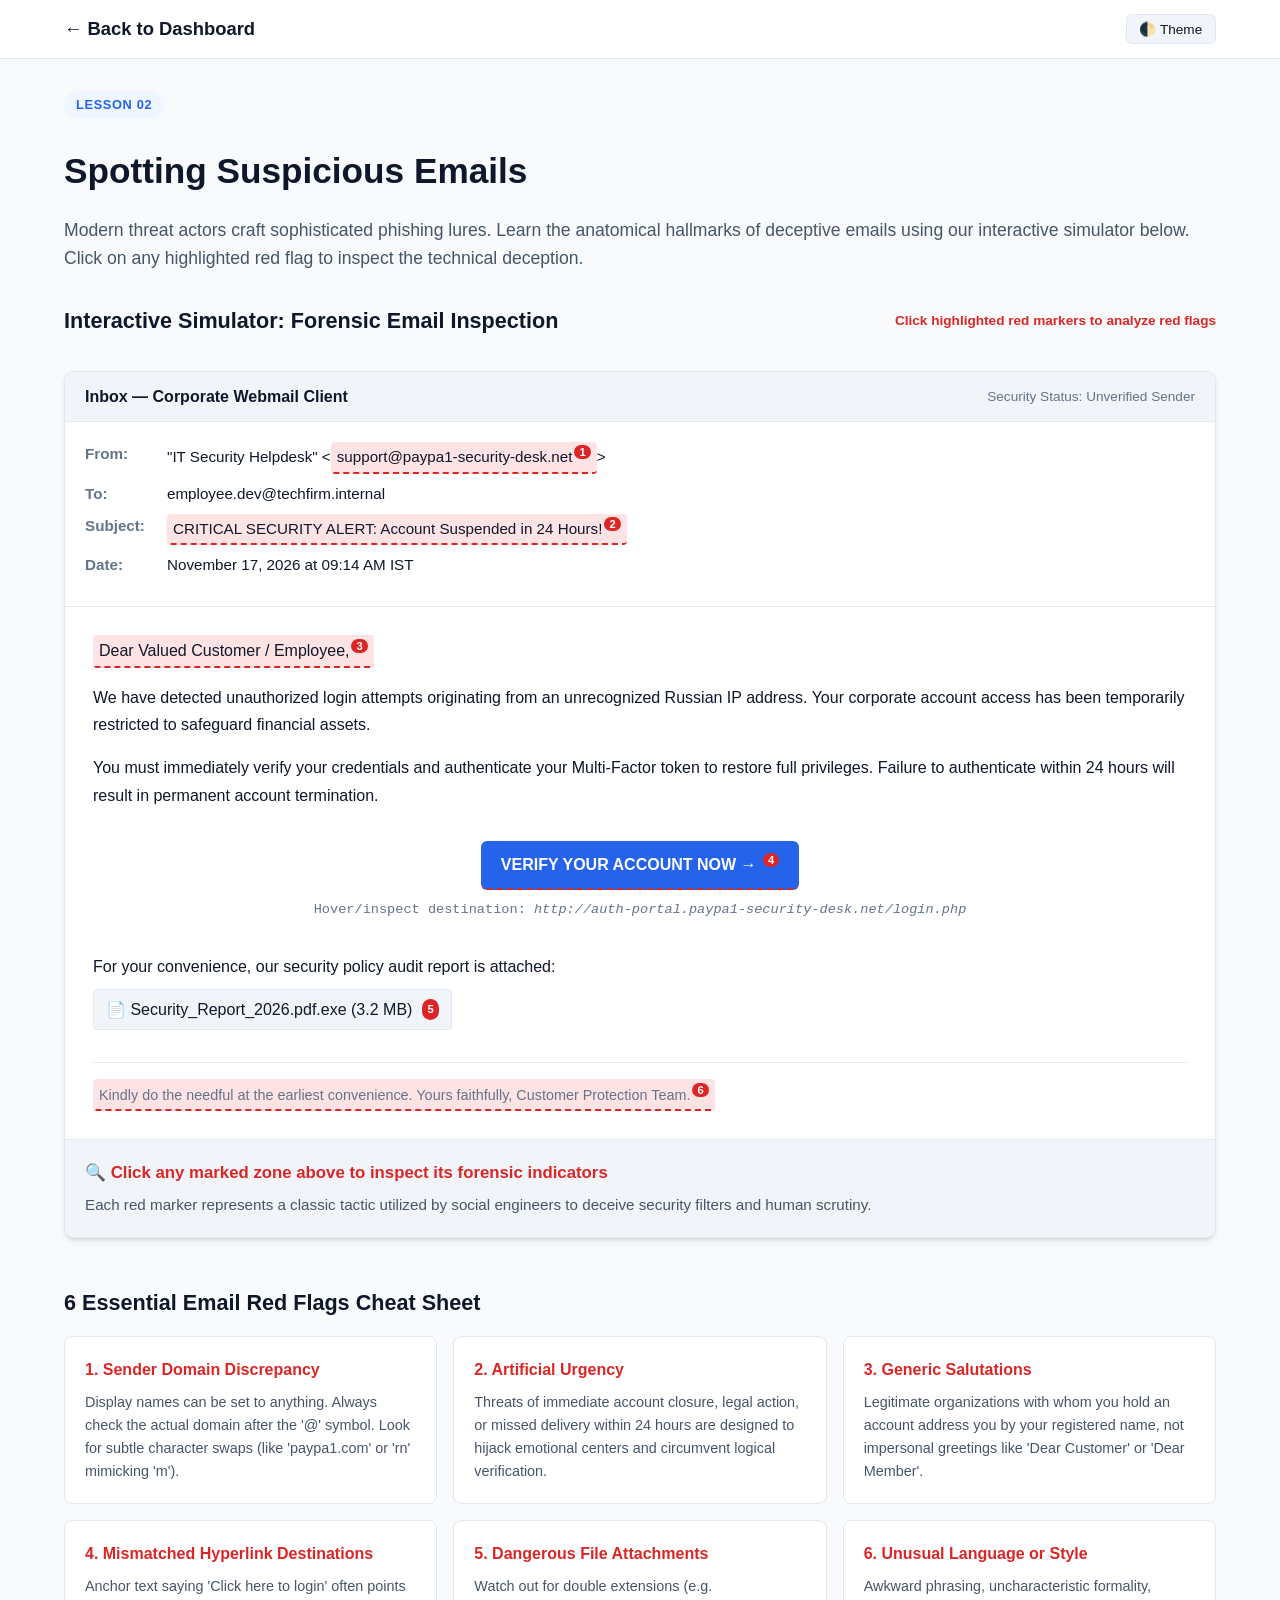
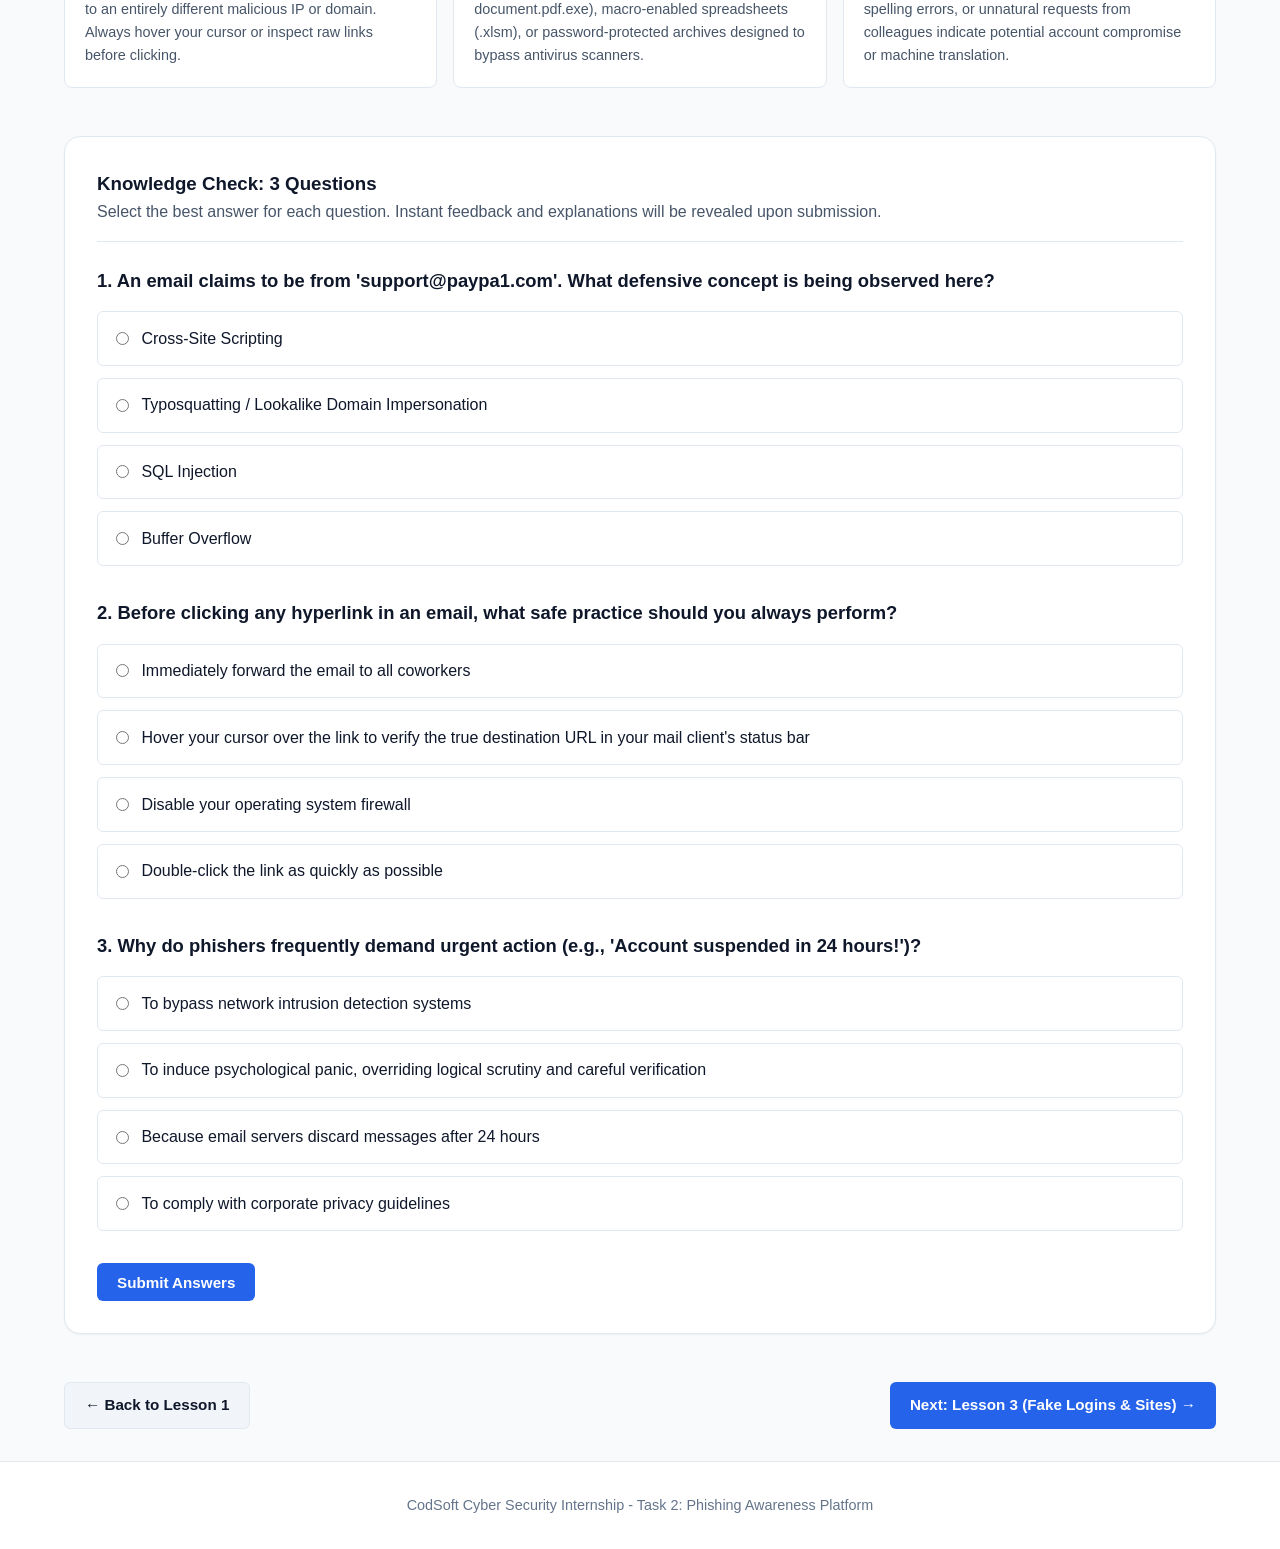
<file: task2_phishing_awareness_program/modules/lesson2-spotting-emails.html>
<!DOCTYPE html>
<html lang="en">
<head>
  <meta charset="UTF-8">
  <meta name="viewport" content="width=device-width, initial-scale=1.0">
  <title>Lesson 2: Spotting Suspicious Emails | PhishAware</title>
  <link rel="stylesheet" href="../css/styles.css">
</head>
<body>

  <header class="site-header">
    <div class="nav-container">
      <div class="brand">
        <a href="../index.html" style="display:flex; align-items:center; gap:0.5rem; color:inherit; text-decoration:none;">
          <span>← Back to Dashboard</span>
        </a>
      </div>
      <button id="theme-toggle-btn" class="theme-toggle-btn" aria-label="Toggle theme">🌓 Theme</button>
    </div>
  </header>

  <main class="main-content">
    <div style="margin-bottom: 2rem;">
      <span class="hero-badge">Lesson 02</span>
      <h1 style="font-size: 2.2rem; margin: 0.5rem 0 1rem 0;">Spotting Suspicious Emails</h1>
      <p style="color: var(--text-muted); font-size: 1.1rem;">
        Modern threat actors craft sophisticated phishing lures. Learn the anatomical hallmarks of deceptive emails using our interactive simulator below. Click on any highlighted red flag to inspect the technical deception.
      </p>
    </div>

    <!-- Interactive Annotated Email Inspector -->
    <section>
      <div style="display: flex; justify-content: space-between; align-items: center; margin-bottom: 0.5rem;">
        <h2 style="font-size: 1.35rem;">Interactive Simulator: Forensic Email Inspection</h2>
        <span style="font-size: 0.85rem; color: var(--danger); font-weight: 600;">Click highlighted red markers to analyze red flags</span>
      </div>

      <div class="email-client-container">
        <!-- Client Toolbar -->
        <div class="email-client-header">
          <span style="font-weight: 700; color: var(--text-main);">Inbox — Corporate Webmail Client</span>
          <span style="font-size: 0.85rem; color: var(--text-subtle);">Security Status: Unverified Sender</span>
        </div>

        <!-- Metadata Header -->
        <div class="email-meta-panel">
          <div class="meta-row">
            <span class="meta-label">From:</span>
            <span>
              "IT Security Helpdesk" &lt;<span class="inspectable-zone" data-zone="sender" tabindex="0">support@paypa1-security-desk.net<span class="zone-marker">1</span></span>&gt;
            </span>
          </div>
          <div class="meta-row">
            <span class="meta-label">To:</span>
            <span>employee.dev@techfirm.internal</span>
          </div>
          <div class="meta-row">
            <span class="meta-label">Subject:</span>
            <span>
              <span class="inspectable-zone" data-zone="urgency" tabindex="0">CRITICAL SECURITY ALERT: Account Suspended in 24 Hours!<span class="zone-marker">2</span></span>
            </span>
          </div>
          <div class="meta-row">
            <span class="meta-label">Date:</span>
            <span>November 17, 2026 at 09:14 AM IST</span>
          </div>
        </div>

        <!-- Email Body -->
        <div class="email-body-content">
          <p style="margin-bottom: 1rem;">
            <span class="inspectable-zone" data-zone="greeting" tabindex="0">Dear Valued Customer / Employee,<span class="zone-marker">3</span></span>
          </p>

          <p style="margin-bottom: 1rem;">
            We have detected unauthorized login attempts originating from an unrecognized Russian IP address. Your corporate account access has been temporarily restricted to safeguard financial assets.
          </p>

          <p style="margin-bottom: 1.5rem;">
            You must immediately verify your credentials and authenticate your Multi-Factor token to restore full privileges. Failure to authenticate within 24 hours will result in permanent account termination.
          </p>

          <div style="text-align: center; margin: 2rem 0;">
            <span class="inspectable-zone" data-zone="link" tabindex="0" style="padding: 10px 20px; background-color: var(--primary); color: #fff; font-weight: bold; border-radius: 6px; cursor: pointer;">
              VERIFY YOUR ACCOUNT NOW → <span class="zone-marker">4</span>
            </span>
            <div style="font-size: 0.85rem; color: var(--text-subtle); margin-top: 0.5rem; font-family: var(--font-mono);">
              Hover/inspect destination: <em>http://auth-portal.paypa1-security-desk.net/login.php</em>
            </div>
          </div>

          <p style="margin-bottom: 1rem;">
            For your convenience, our security policy audit report is attached:
            <br>
            <span class="inspectable-zone" data-zone="attachment" tabindex="0" style="margin-top: 0.5rem; display: inline-flex; align-items: center; gap: 0.5rem; background: var(--bg-alt); padding: 6px 12px; border: 1px solid var(--border-color); border-radius: 4px;">
              📄 Security_Report_2026.pdf.exe (3.2 MB) <span class="zone-marker">5</span>
            </span>
          </p>

          <p style="color: var(--text-subtle); font-size: 0.9rem; margin-top: 2rem; border-top: 1px solid var(--border-color); padding-top: 1rem;">
            <span class="inspectable-zone" data-zone="signature" tabindex="0">Kindly do the needful at the earliest convenience. Yours faithfully, Customer Protection Team.<span class="zone-marker">6</span></span>
          </p>
        </div>

        <!-- Dynamic Forensic Inspector Drawer -->
        <div class="inspector-drawer" id="inspector-drawer" aria-live="polite">
          <h4 id="drawer-title">🔍 Click any marked zone above to inspect its forensic indicators</h4>
          <p id="drawer-desc" style="color: var(--text-muted);">
            Each red marker represents a classic tactic utilized by social engineers to deceive security filters and human scrutiny.
          </p>
        </div>
      </div>
    </section>

    <!-- Key Indicators Summary Guide -->
    <section style="margin: 3rem 0;">
      <h2 style="font-size: 1.35rem; margin-bottom: 1rem;">6 Essential Email Red Flags Cheat Sheet</h2>
      <div style="display: grid; grid-template-columns: repeat(auto-fit, minmax(280px, 1fr)); gap: 1rem;">
        <div style="background: var(--bg-card); border: 1px solid var(--border-color); border-radius: 8px; padding: 1.25rem;">
          <h4 style="color: var(--danger); margin-bottom: 0.5rem;">1. Sender Domain Discrepancy</h4>
          <p style="font-size: 0.9rem; color: var(--text-muted);">Display names can be set to anything. Always check the actual domain after the '@' symbol. Look for subtle character swaps (like 'paypa1.com' or 'rn' mimicking 'm').</p>
        </div>
        <div style="background: var(--bg-card); border: 1px solid var(--border-color); border-radius: 8px; padding: 1.25rem;">
          <h4 style="color: var(--danger); margin-bottom: 0.5rem;">2. Artificial Urgency</h4>
          <p style="font-size: 0.9rem; color: var(--text-muted);">Threats of immediate account closure, legal action, or missed delivery within 24 hours are designed to hijack emotional centers and circumvent logical verification.</p>
        </div>
        <div style="background: var(--bg-card); border: 1px solid var(--border-color); border-radius: 8px; padding: 1.25rem;">
          <h4 style="color: var(--danger); margin-bottom: 0.5rem;">3. Generic Salutations</h4>
          <p style="font-size: 0.9rem; color: var(--text-muted);">Legitimate organizations with whom you hold an account address you by your registered name, not impersonal greetings like 'Dear Customer' or 'Dear Member'.</p>
        </div>
        <div style="background: var(--bg-card); border: 1px solid var(--border-color); border-radius: 8px; padding: 1.25rem;">
          <h4 style="color: var(--danger); margin-bottom: 0.5rem;">4. Mismatched Hyperlink Destinations</h4>
          <p style="font-size: 0.9rem; color: var(--text-muted);">Anchor text saying 'Click here to login' often points to an entirely different malicious IP or domain. Always hover your cursor or inspect raw links before clicking.</p>
        </div>
        <div style="background: var(--bg-card); border: 1px solid var(--border-color); border-radius: 8px; padding: 1.25rem;">
          <h4 style="color: var(--danger); margin-bottom: 0.5rem;">5. Dangerous File Attachments</h4>
          <p style="font-size: 0.9rem; color: var(--text-muted);">Watch out for double extensions (e.g. document.pdf.exe), macro-enabled spreadsheets (.xlsm), or password-protected archives designed to bypass antivirus scanners.</p>
        </div>
        <div style="background: var(--bg-card); border: 1px solid var(--border-color); border-radius: 8px; padding: 1.25rem;">
          <h4 style="color: var(--danger); margin-bottom: 0.5rem;">6. Unusual Language or Style</h4>
          <p style="font-size: 0.9rem; color: var(--text-muted);">Awkward phrasing, uncharacteristic formality, spelling errors, or unnatural requests from colleagues indicate potential account compromise or machine translation.</p>
        </div>
      </div>
    </section>

    <!-- Quiz Section -->
    <section class="quiz-section">
      <div id="lesson2-quiz-container"></div>
    </section>

    <div style="display: flex; justify-content: space-between; margin-top: 2rem;">
      <a href="lesson1-what-is-phishing.html" class="btn btn-secondary">← Back to Lesson 1</a>
      <a href="lesson3-fake-logins-websites.html" class="btn btn-primary">Next: Lesson 3 (Fake Logins & Sites) →</a>
    </div>
  </main>

  <footer class="site-footer">
    <p>CodSoft Cyber Security Internship - Task 2: Phishing Awareness Platform</p>
  </footer>

  <script src="../js/app.js"></script>
  <script src="../js/data/quizzes.js"></script>
  <script src="../js/quiz.js"></script>
  <script>
    // Interactive Inspector Logic
    const ZONE_DETAILS = {
      sender: {
        title: "🚩 Red Flag #1: Typosquatting & Unverified Domain",
        desc: "The display name claims 'IT Security Helpdesk', but the actual transmitting domain is 'paypa1-security-desk.net'. The character '1' replaces 'l', and the domain is completely unaffiliated with corporate infrastructure."
      },
      urgency: {
        title: "🚩 Red Flag #2: Artificial Urgency & Coercive Deadline",
        desc: "Threatening account suspension within 24 hours induces psychological panic, compelling the victim to react immediately without checking official communication channels."
      },
      greeting: {
        title: "🚩 Red Flag #3: Impersonal Generic Greeting",
        desc: "Using 'Dear Valued Customer / Employee' indicates mass blast dissemination. Authentic corporate communications address employees by their actual first and last names."
      },
      link: {
        title: "🚩 Red Flag #4: Misleading Anchor & Spoofed Destination",
        desc: "The button states 'VERIFY YOUR ACCOUNT NOW', but hovering reveals the true destination is 'http://auth-portal.paypa1-security-desk.net/login.php'—an attacker-controlled credential harvesting portal."
      },
      attachment: {
        title: "🚩 Red Flag #5: Double File Extension & Executable Payload",
        desc: "The file 'Security_Report_2026.pdf.exe' uses a deceptive double extension. Windows hides known file extensions by default, tricking users into executing binary code thinking it is a harmless PDF."
      },
      signature: {
        title: "🚩 Red Flag #6: Outdated / Awkward Phrasing",
        desc: "Phrases like 'Kindly do the needful' and missing corporate identity branding or real phone signatures suggest an external script rather than verified enterprise IT staff."
      }
    };

    document.addEventListener("DOMContentLoaded", () => {
      new QuizEngine("lesson2-quiz-container", QUIZ_DATA.lesson2, "lesson2");

      const zones = document.querySelectorAll(".inspectable-zone");
      const titleEl = document.getElementById("drawer-title");
      const descEl = document.getElementById("drawer-desc");

      zones.forEach(zone => {
        const handleInspect = () => {
          zones.forEach(z => z.classList.remove("active"));
          zone.classList.add("active");
          const key = zone.getAttribute("data-zone");
          if (ZONE_DETAILS[key]) {
            titleEl.textContent = ZONE_DETAILS[key].title;
            descEl.textContent = ZONE_DETAILS[key].desc;
          }
        };

        zone.addEventListener("click", handleInspect);
        zone.addEventListener("keydown", (e) => {
          if (e.key === "Enter" || e.key === " ") {
            e.preventDefault();
            handleInspect();
          }
        });
      });
    });
  </script>
</body>
</html>
</file>
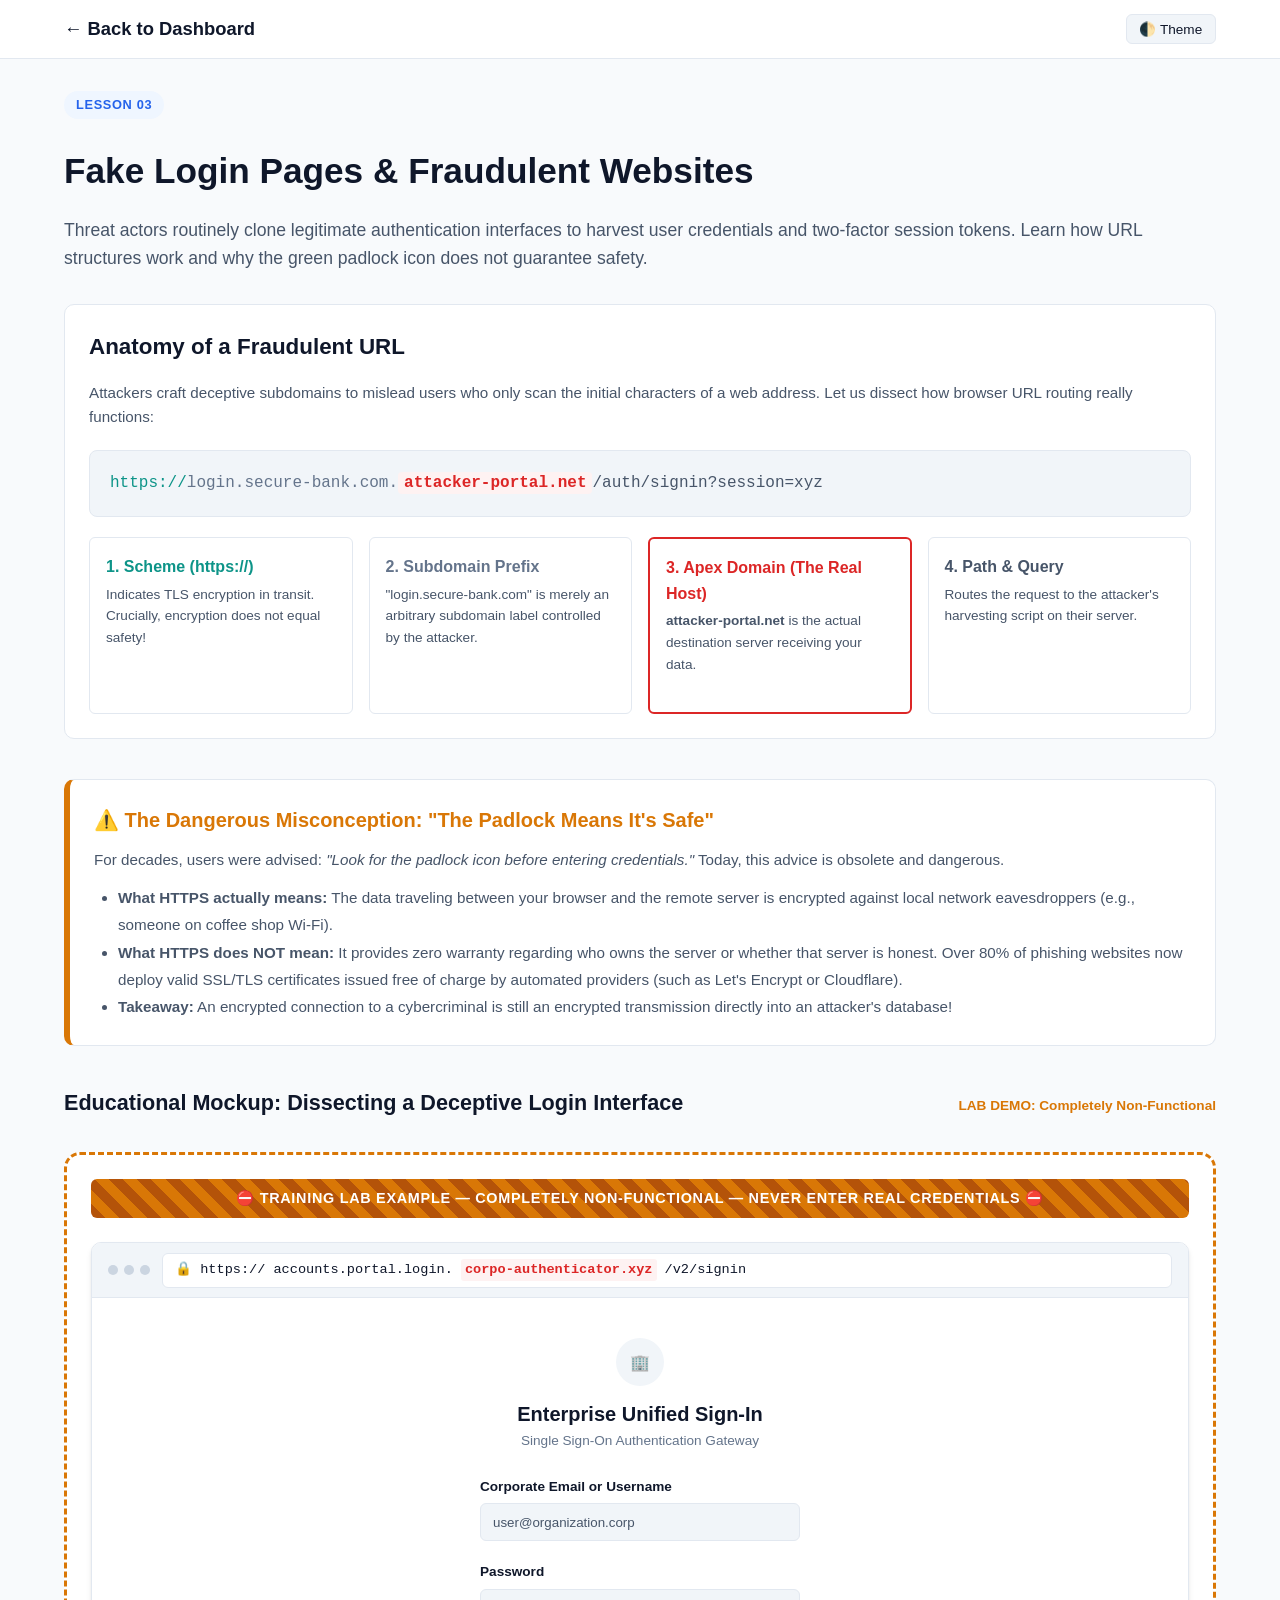
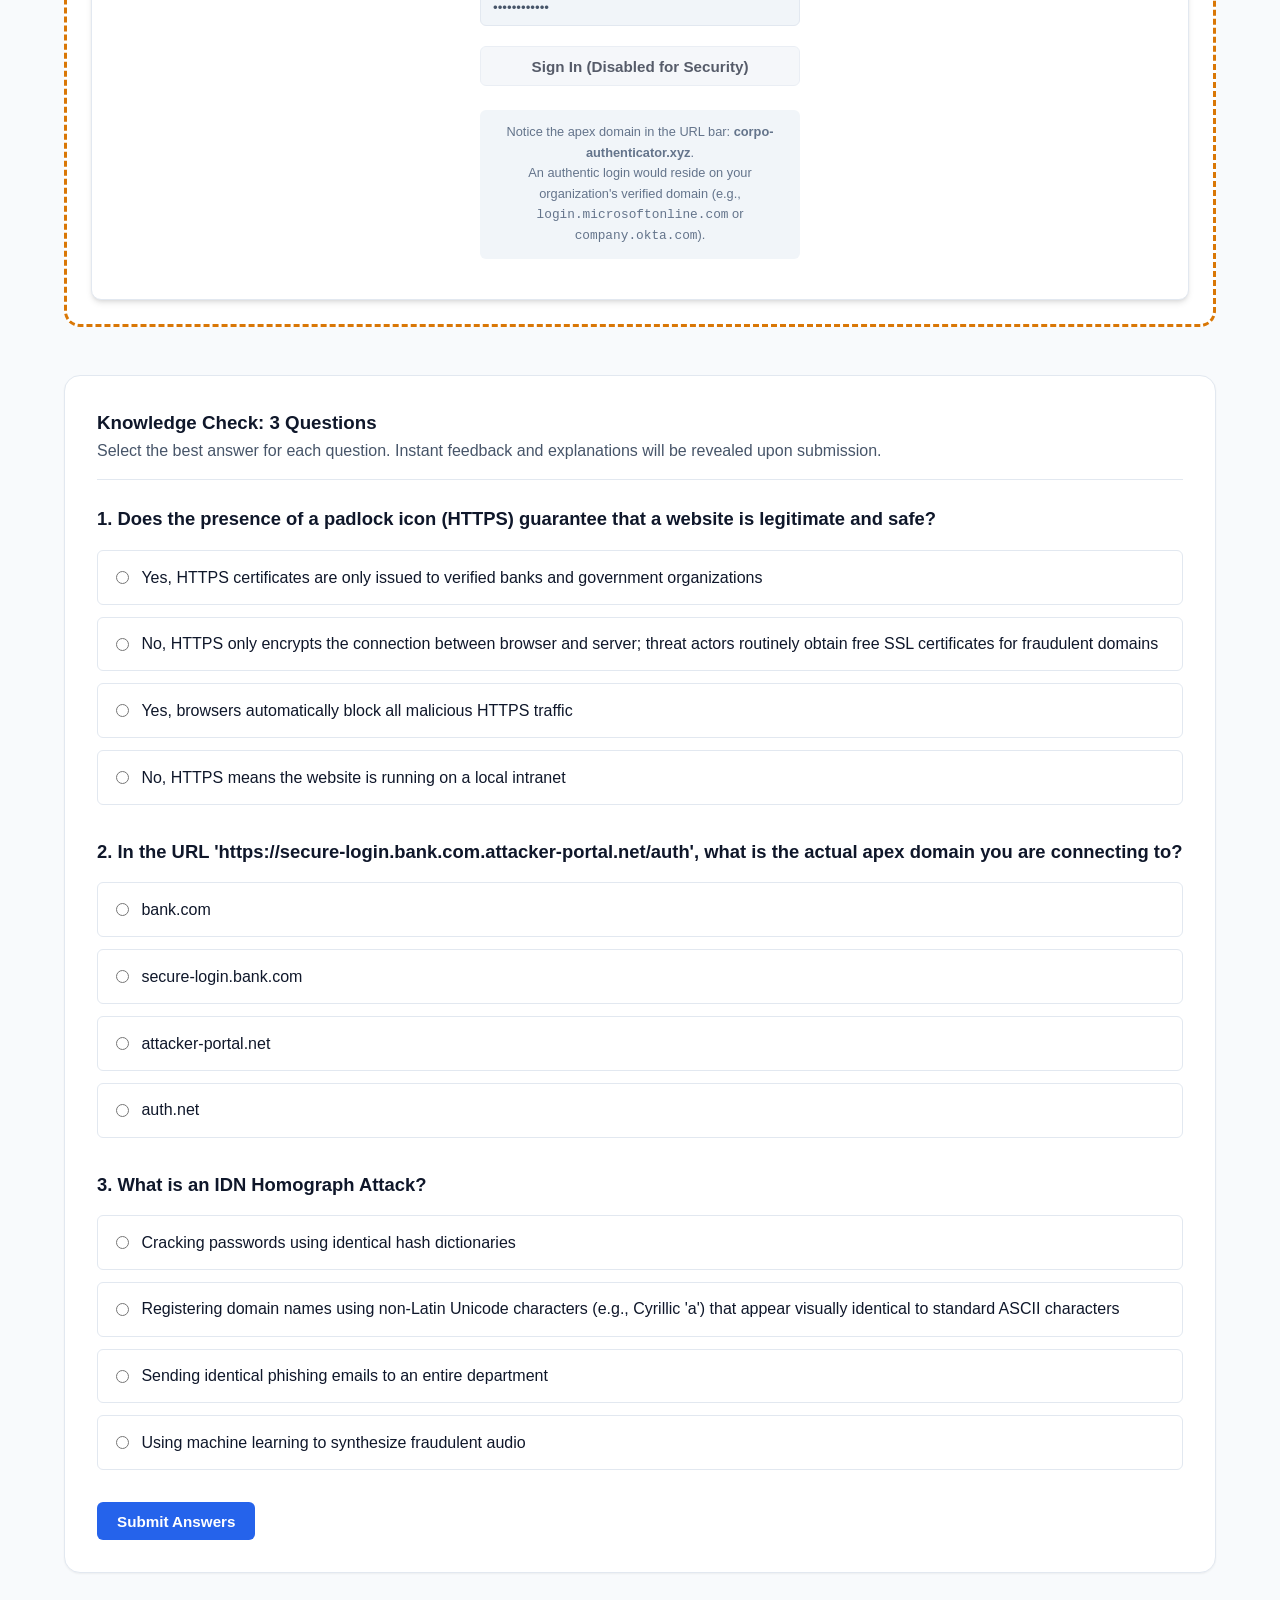
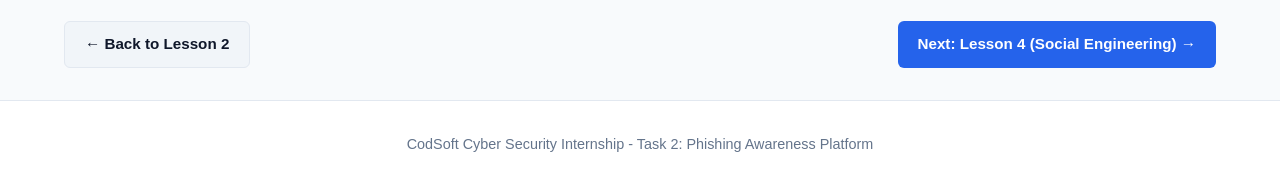
<file: task2_phishing_awareness_program/modules/lesson3-fake-logins-websites.html>
<!DOCTYPE html>
<html lang="en">
<head>
  <meta charset="UTF-8">
  <meta name="viewport" content="width=device-width, initial-scale=1.0">
  <title>Lesson 3: Fake Login Pages & Fraudulent Websites | PhishAware</title>
  <link rel="stylesheet" href="../css/styles.css">
</head>
<body>

  <header class="site-header">
    <div class="nav-container">
      <div class="brand">
        <a href="../index.html" style="display:flex; align-items:center; gap:0.5rem; color:inherit; text-decoration:none;">
          <span>← Back to Dashboard</span>
        </a>
      </div>
      <button id="theme-toggle-btn" class="theme-toggle-btn" aria-label="Toggle theme">🌓 Theme</button>
    </div>
  </header>

  <main class="main-content">
    <div style="margin-bottom: 2rem;">
      <span class="hero-badge">Lesson 03</span>
      <h1 style="font-size: 2.2rem; margin: 0.5rem 0 1rem 0;">Fake Login Pages & Fraudulent Websites</h1>
      <p style="color: var(--text-muted); font-size: 1.1rem;">
        Threat actors routinely clone legitimate authentication interfaces to harvest user credentials and two-factor session tokens. Learn how URL structures work and why the green padlock icon does not guarantee safety.
      </p>
    </div>

    <!-- URL Anatomy Guide -->
    <section class="module-card" style="margin-bottom: 2.5rem;">
      <h2 style="font-size: 1.4rem; margin-bottom: 1rem;">Anatomy of a Fraudulent URL</h2>
      <p style="margin-bottom: 1.25rem;">
        Attackers craft deceptive subdomains to mislead users who only scan the initial characters of a web address. Let us dissect how browser URL routing really functions:
      </p>

      <div style="background: var(--bg-alt); padding: 1.25rem; border-radius: 8px; font-family: var(--font-mono); font-size: 1rem; overflow-x: auto; margin-bottom: 1.25rem; border: 1px solid var(--border-color);">
        <span style="color: var(--secondary);">https://</span><span style="color: var(--text-subtle);">login.secure-bank.com.</span><span style="background-color: var(--danger-light); color: var(--danger); font-weight: bold; padding: 2px 6px; border-radius: 4px;">attacker-portal.net</span><span style="color: var(--text-muted);">/auth/signin?session=xyz</span>
      </div>

      <div style="display: grid; grid-template-columns: repeat(auto-fit, minmax(240px, 1fr)); gap: 1rem;">
        <div style="background: var(--bg-surface); padding: 1rem; border-radius: 6px; border: 1px solid var(--border-color);">
          <strong style="color: var(--secondary);">1. Scheme (https://)</strong>
          <p style="font-size: 0.85rem; color: var(--text-muted); margin-top: 0.25rem;">Indicates TLS encryption in transit. Crucially, encryption does not equal safety!</p>
        </div>
        <div style="background: var(--bg-surface); padding: 1rem; border-radius: 6px; border: 1px solid var(--border-color);">
          <strong style="color: var(--text-subtle);">2. Subdomain Prefix</strong>
          <p style="font-size: 0.85rem; color: var(--text-muted); margin-top: 0.25rem;">"login.secure-bank.com" is merely an arbitrary subdomain label controlled by the attacker.</p>
        </div>
        <div style="background: var(--bg-surface); padding: 1rem; border-radius: 6px; border: 2px solid var(--danger);">
          <strong style="color: var(--danger);">3. Apex Domain (The Real Host)</strong>
          <p style="font-size: 0.85rem; color: var(--text-muted); margin-top: 0.25rem;"><strong>attacker-portal.net</strong> is the actual destination server receiving your data.</p>
        </div>
        <div style="background: var(--bg-surface); padding: 1rem; border-radius: 6px; border: 1px solid var(--border-color);">
          <strong style="color: var(--text-muted);">4. Path & Query</strong>
          <p style="font-size: 0.85rem; color: var(--text-muted); margin-top: 0.25rem;">Routes the request to the attacker's harvesting script on their server.</p>
        </div>
      </div>
    </section>

    <!-- The HTTPS Padlock Misconception -->
    <section class="module-card" style="border-left: 6px solid var(--warning); margin-bottom: 2.5rem;">
      <h3 style="color: var(--warning); margin-bottom: 0.75rem;">⚠️ The Dangerous Misconception: "The Padlock Means It's Safe"</h3>
      <p style="margin-bottom: 0.75rem;">
        For decades, users were advised: <em>"Look for the padlock icon before entering credentials."</em> Today, this advice is obsolete and dangerous.
      </p>
      <ul style="margin-left: 1.5rem; color: var(--text-muted); font-size: 0.95rem; line-height: 1.8;">
        <li><strong>What HTTPS actually means:</strong> The data traveling between your browser and the remote server is encrypted against local network eavesdroppers (e.g., someone on coffee shop Wi-Fi).</li>
        <li><strong>What HTTPS does NOT mean:</strong> It provides zero warranty regarding who owns the server or whether that server is honest. Over 80% of phishing websites now deploy valid SSL/TLS certificates issued free of charge by automated providers (such as Let's Encrypt or Cloudflare).</li>
        <li><strong>Takeaway:</strong> An encrypted connection to a cybercriminal is still an encrypted transmission directly into an attacker's database!</li>
      </ul>
    </section>

    <!-- Non-Functional Mockup Login Interface -->
    <section>
      <div style="display: flex; justify-content: space-between; align-items: baseline; margin-bottom: 0.75rem;">
        <h2 style="font-size: 1.35rem;">Educational Mockup: Dissecting a Deceptive Login Interface</h2>
        <span style="font-size: 0.85rem; color: var(--warning); font-weight: 700;">LAB DEMO: Completely Non-Functional</span>
      </div>

      <div class="mockup-container">
        <!-- High Visibility Training Banner -->
        <div class="mockup-warning-ribbon">
          ⛔ TRAINING LAB EXAMPLE — COMPLETELY NON-FUNCTIONAL — NEVER ENTER REAL CREDENTIALS ⛔
        </div>

        <div class="browser-mock-window">
          <!-- Mock Browser Navigation Bar -->
          <div class="browser-mock-bar">
            <div class="browser-dots">
              <div class="browser-dot"></div>
              <div class="browser-dot"></div>
              <div class="browser-dot"></div>
            </div>
            <div class="browser-url-input">
              <span>🔒 https://</span>
              <span>accounts.portal.login.</span>
              <span class="url-fake-domain">corpo-authenticator.xyz</span>
              <span>/v2/signin</span>
            </div>
          </div>

          <!-- Non-Functional Mockup Content -->
          <div class="mock-form-content">
            <div style="text-align: center; margin-bottom: 1.5rem;">
              <div style="width: 48px; height: 48px; background: var(--bg-alt); border-radius: 50%; margin: 0 auto 0.75rem auto; display: flex; align-items: center; justify-content: center; font-weight: bold; color: var(--text-subtle);">
                🏢
              </div>
              <h3 style="font-size: 1.25rem;">Enterprise Unified Sign-In</h3>
              <p style="font-size: 0.85rem; color: var(--text-subtle);">Single Sign-On Authentication Gateway</p>
            </div>

            <!-- Disabled Form Elements -->
            <form onsubmit="return false;" aria-disabled="true">
              <div class="mock-input-group">
                <label for="mock-user">Corporate Email or Username</label>
                <input type="text" id="mock-user" class="mock-input" disabled value="user@organization.corp" autocomplete="off">
              </div>

              <div class="mock-input-group">
                <label for="mock-pass">Password</label>
                <input type="password" id="mock-pass" class="mock-input" disabled value="••••••••••••" autocomplete="off">
              </div>

              <button type="button" class="btn btn-secondary" style="width: 100%; cursor: not-allowed; opacity: 0.7;" disabled>
                Sign In (Disabled for Security)
              </button>
            </form>

            <div style="margin-top: 1.5rem; padding: 0.75rem; background: var(--bg-alt); border-radius: 6px; font-size: 0.8rem; color: var(--text-subtle); text-align: center;">
              Notice the apex domain in the URL bar: <strong>corpo-authenticator.xyz</strong>.<br>
              An authentic login would reside on your organization's verified domain (e.g., <code>login.microsoftonline.com</code> or <code>company.okta.com</code>).
            </div>
          </div>
        </div>
      </div>
    </section>

    <!-- Quiz Section -->
    <section class="quiz-section">
      <div id="lesson3-quiz-container"></div>
    </section>

    <div style="display: flex; justify-content: space-between; margin-top: 2rem;">
      <a href="lesson2-spotting-emails.html" class="btn btn-secondary">← Back to Lesson 2</a>
      <a href="lesson4-social-engineering.html" class="btn btn-primary">Next: Lesson 4 (Social Engineering) →</a>
    </div>
  </main>

  <footer class="site-footer">
    <p>CodSoft Cyber Security Internship - Task 2: Phishing Awareness Platform</p>
  </footer>

  <script src="../js/app.js"></script>
  <script src="../js/data/quizzes.js"></script>
  <script src="../js/quiz.js"></script>
  <script>
    document.addEventListener("DOMContentLoaded", () => {
      new QuizEngine("lesson3-quiz-container", QUIZ_DATA.lesson3, "lesson3");
    });
  </script>
</body>
</html>
</file>
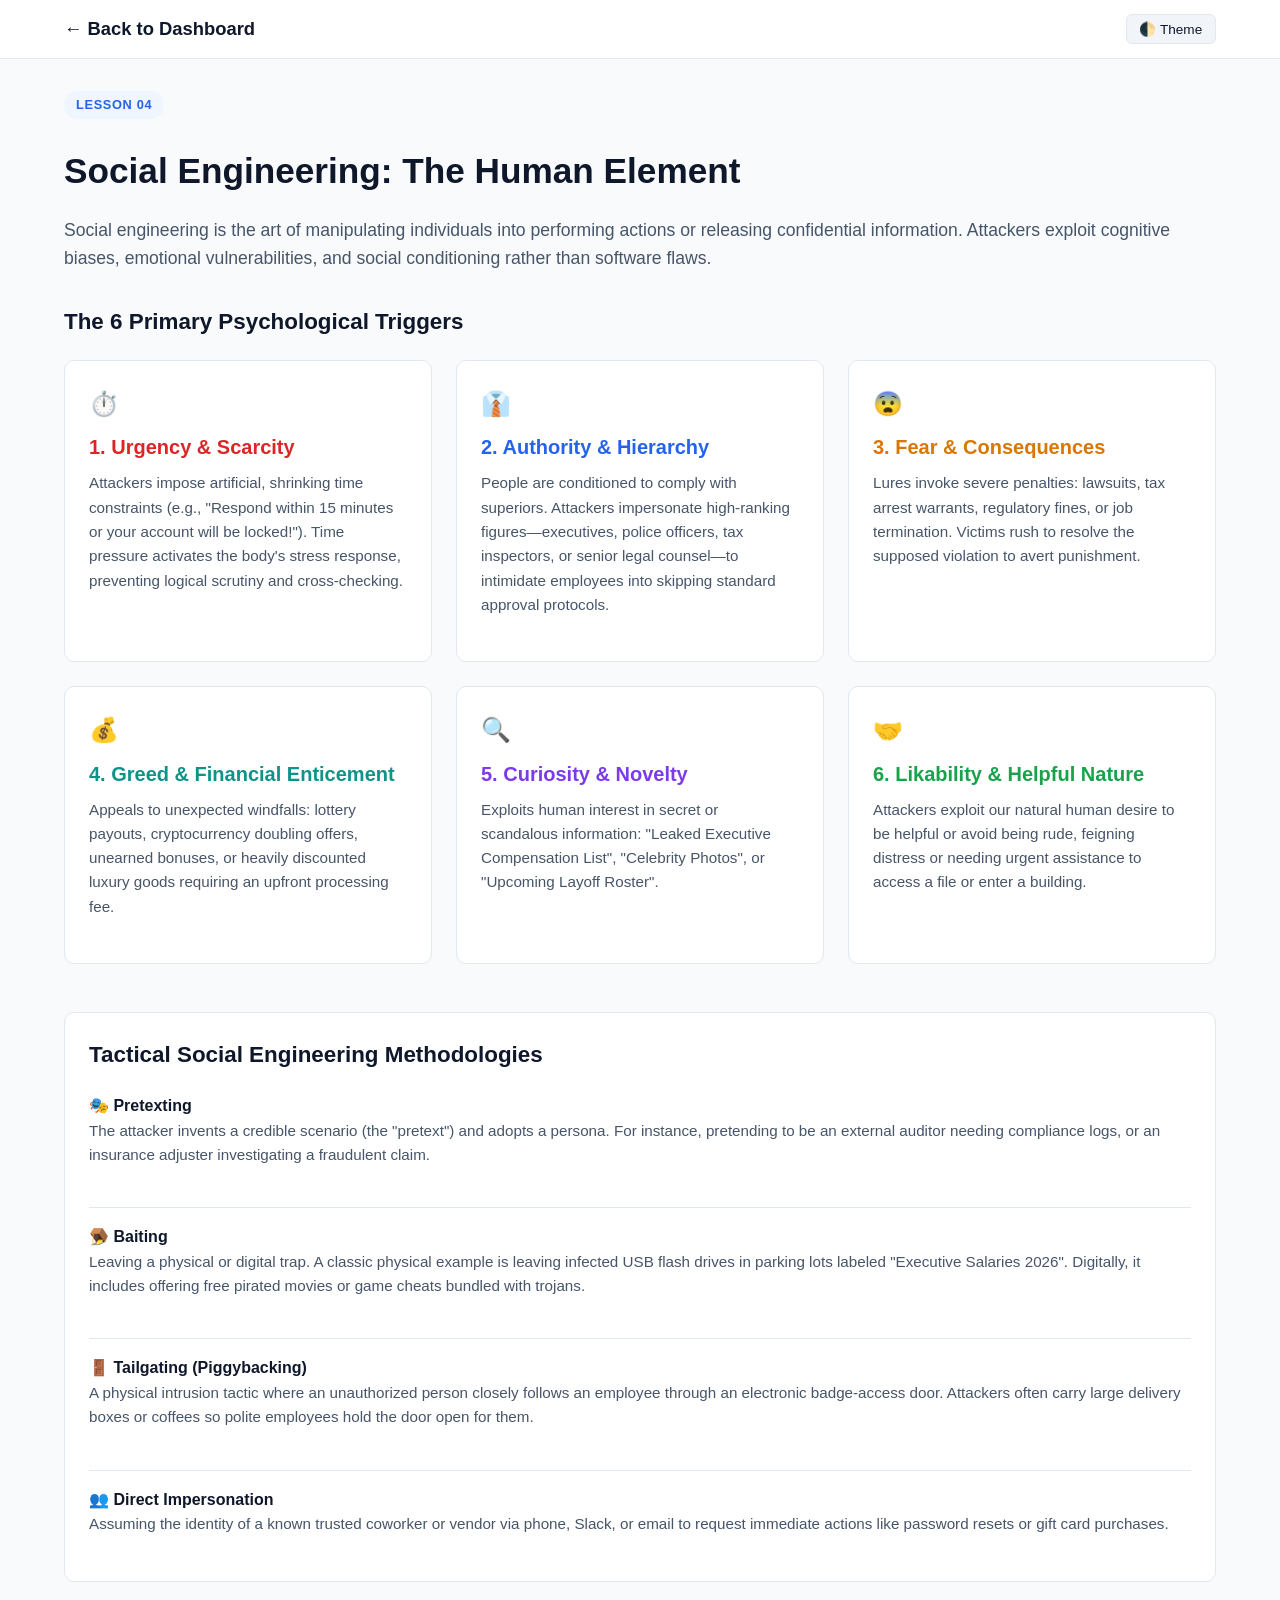
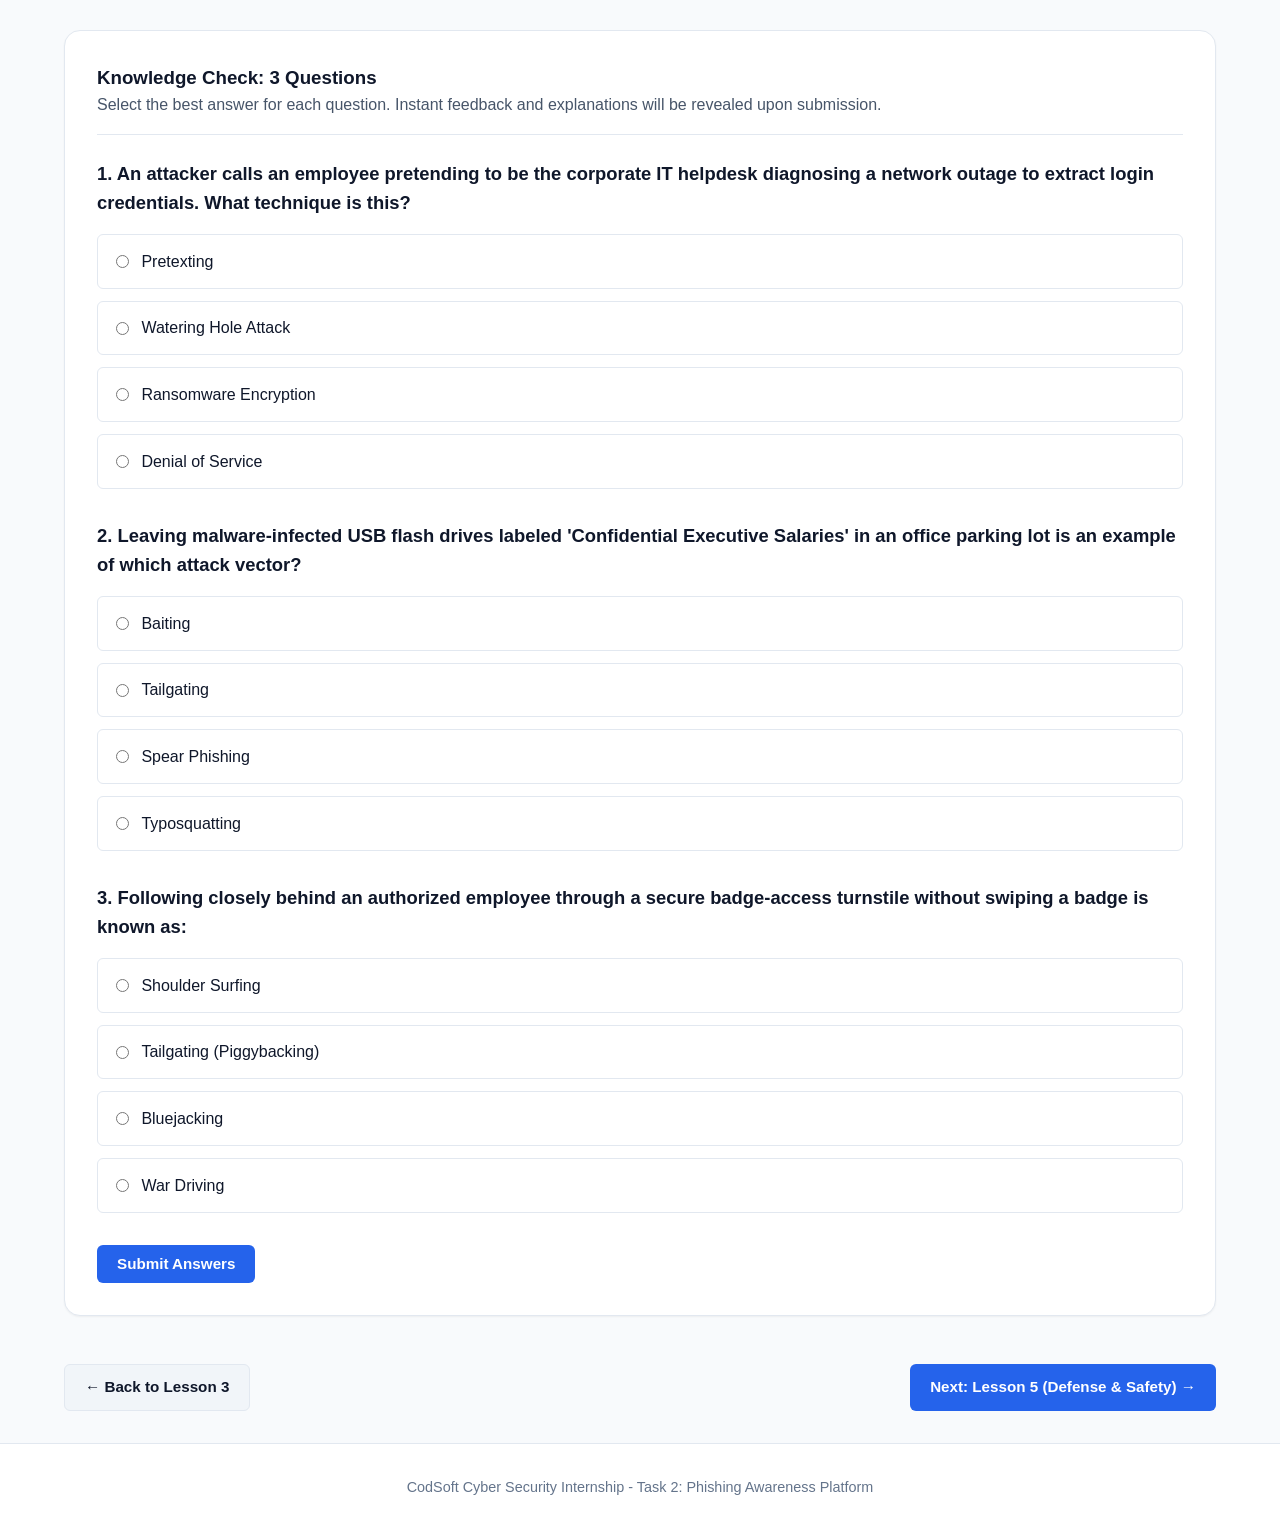
<file: task2_phishing_awareness_program/modules/lesson4-social-engineering.html>
<!DOCTYPE html>
<html lang="en">
<head>
  <meta charset="UTF-8">
  <meta name="viewport" content="width=device-width, initial-scale=1.0">
  <title>Lesson 4: Social Engineering Psychology & Tactics | PhishAware</title>
  <link rel="stylesheet" href="../css/styles.css">
</head>
<body>

  <header class="site-header">
    <div class="nav-container">
      <div class="brand">
        <a href="../index.html" style="display:flex; align-items:center; gap:0.5rem; color:inherit; text-decoration:none;">
          <span>← Back to Dashboard</span>
        </a>
      </div>
      <button id="theme-toggle-btn" class="theme-toggle-btn" aria-label="Toggle theme">🌓 Theme</button>
    </div>
  </header>

  <main class="main-content">
    <div style="margin-bottom: 2rem;">
      <span class="hero-badge">Lesson 04</span>
      <h1 style="font-size: 2.2rem; margin: 0.5rem 0 1rem 0;">Social Engineering: The Human Element</h1>
      <p style="color: var(--text-muted); font-size: 1.1rem;">
        Social engineering is the art of manipulating individuals into performing actions or releasing confidential information. Attackers exploit cognitive biases, emotional vulnerabilities, and social conditioning rather than software flaws.
      </p>
    </div>

    <!-- The 6 Psychological Triggers -->
    <section style="margin-bottom: 3rem;">
      <h2 style="font-size: 1.4rem; margin-bottom: 1.25rem;">The 6 Primary Psychological Triggers</h2>
      <div style="display: grid; grid-template-columns: repeat(auto-fit, minmax(320px, 1fr)); gap: 1.5rem;">

        <div class="module-card">
          <div style="font-size: 1.5rem; margin-bottom: 0.5rem;">⏱️</div>
          <h3 style="color: var(--danger);">1. Urgency & Scarcity</h3>
          <p>
            Attackers impose artificial, shrinking time constraints (e.g., "Respond within 15 minutes or your account will be locked!"). Time pressure activates the body's stress response, preventing logical scrutiny and cross-checking.
          </p>
        </div>

        <div class="module-card">
          <div style="font-size: 1.5rem; margin-bottom: 0.5rem;">👔</div>
          <h3 style="color: var(--primary);">2. Authority & Hierarchy</h3>
          <p>
            People are conditioned to comply with superiors. Attackers impersonate high-ranking figures—executives, police officers, tax inspectors, or senior legal counsel—to intimidate employees into skipping standard approval protocols.
          </p>
        </div>

        <div class="module-card">
          <div style="font-size: 1.5rem; margin-bottom: 0.5rem;">😨</div>
          <h3 style="color: var(--warning);">3. Fear & Consequences</h3>
          <p>
            Lures invoke severe penalties: lawsuits, tax arrest warrants, regulatory fines, or job termination. Victims rush to resolve the supposed violation to avert punishment.
          </p>
        </div>

        <div class="module-card">
          <div style="font-size: 1.5rem; margin-bottom: 0.5rem;">💰</div>
          <h3 style="color: var(--secondary);">4. Greed & Financial Enticement</h3>
          <p>
            Appeals to unexpected windfalls: lottery payouts, cryptocurrency doubling offers, unearned bonuses, or heavily discounted luxury goods requiring an upfront processing fee.
          </p>
        </div>

        <div class="module-card">
          <div style="font-size: 1.5rem; margin-bottom: 0.5rem;">🔍</div>
          <h3 style="color: var(--accent-purple);">5. Curiosity & Novelty</h3>
          <p>
            Exploits human interest in secret or scandalous information: "Leaked Executive Compensation List", "Celebrity Photos", or "Upcoming Layoff Roster".
          </p>
        </div>

        <div class="module-card">
          <div style="font-size: 1.5rem; margin-bottom: 0.5rem;">🤝</div>
          <h3 style="color: var(--success);">6. Likability & Helpful Nature</h3>
          <p>
            Attackers exploit our natural human desire to be helpful or avoid being rude, feigning distress or needing urgent assistance to access a file or enter a building.
          </p>
        </div>

      </div>
    </section>

    <!-- Specific Attack Methodologies -->
    <section class="module-card" style="margin-bottom: 3rem;">
      <h2 style="font-size: 1.4rem; margin-bottom: 1.25rem;">Tactical Social Engineering Methodologies</h2>
      
      <div style="display: flex; flex-direction: column; gap: 1.25rem;">
        <div>
          <h4>🎭 Pretexting</h4>
          <p style="color: var(--text-muted); font-size: 0.95rem;">
            The attacker invents a credible scenario (the "pretext") and adopts a persona. For instance, pretending to be an external auditor needing compliance logs, or an insurance adjuster investigating a fraudulent claim.
          </p>
        </div>

        <div style="border-top: 1px solid var(--border-color); padding-top: 1rem;">
          <h4>🪤 Baiting</h4>
          <p style="color: var(--text-muted); font-size: 0.95rem;">
            Leaving a physical or digital trap. A classic physical example is leaving infected USB flash drives in parking lots labeled "Executive Salaries 2026". Digitally, it includes offering free pirated movies or game cheats bundled with trojans.
          </p>
        </div>

        <div style="border-top: 1px solid var(--border-color); padding-top: 1rem;">
          <h4>🚪 Tailgating (Piggybacking)</h4>
          <p style="color: var(--text-muted); font-size: 0.95rem;">
            A physical intrusion tactic where an unauthorized person closely follows an employee through an electronic badge-access door. Attackers often carry large delivery boxes or coffees so polite employees hold the door open for them.
          </p>
        </div>

        <div style="border-top: 1px solid var(--border-color); padding-top: 1rem;">
          <h4>👥 Direct Impersonation</h4>
          <p style="color: var(--text-muted); font-size: 0.95rem;">
            Assuming the identity of a known trusted coworker or vendor via phone, Slack, or email to request immediate actions like password resets or gift card purchases.
          </p>
        </div>
      </div>
    </section>

    <!-- Quiz Section -->
    <section class="quiz-section">
      <div id="lesson4-quiz-container"></div>
    </section>

    <div style="display: flex; justify-content: space-between; margin-top: 2rem;">
      <a href="lesson3-fake-logins-websites.html" class="btn btn-secondary">← Back to Lesson 3</a>
      <a href="lesson5-defense-and-response.html" class="btn btn-primary">Next: Lesson 5 (Defense & Safety) →</a>
    </div>
  </main>

  <footer class="site-footer">
    <p>CodSoft Cyber Security Internship - Task 2: Phishing Awareness Platform</p>
  </footer>

  <script src="../js/app.js"></script>
  <script src="../js/data/quizzes.js"></script>
  <script src="../js/quiz.js"></script>
  <script>
    document.addEventListener("DOMContentLoaded", () => {
      new QuizEngine("lesson4-quiz-container", QUIZ_DATA.lesson4, "lesson4");
    });
  </script>
</body>
</html>
</file>
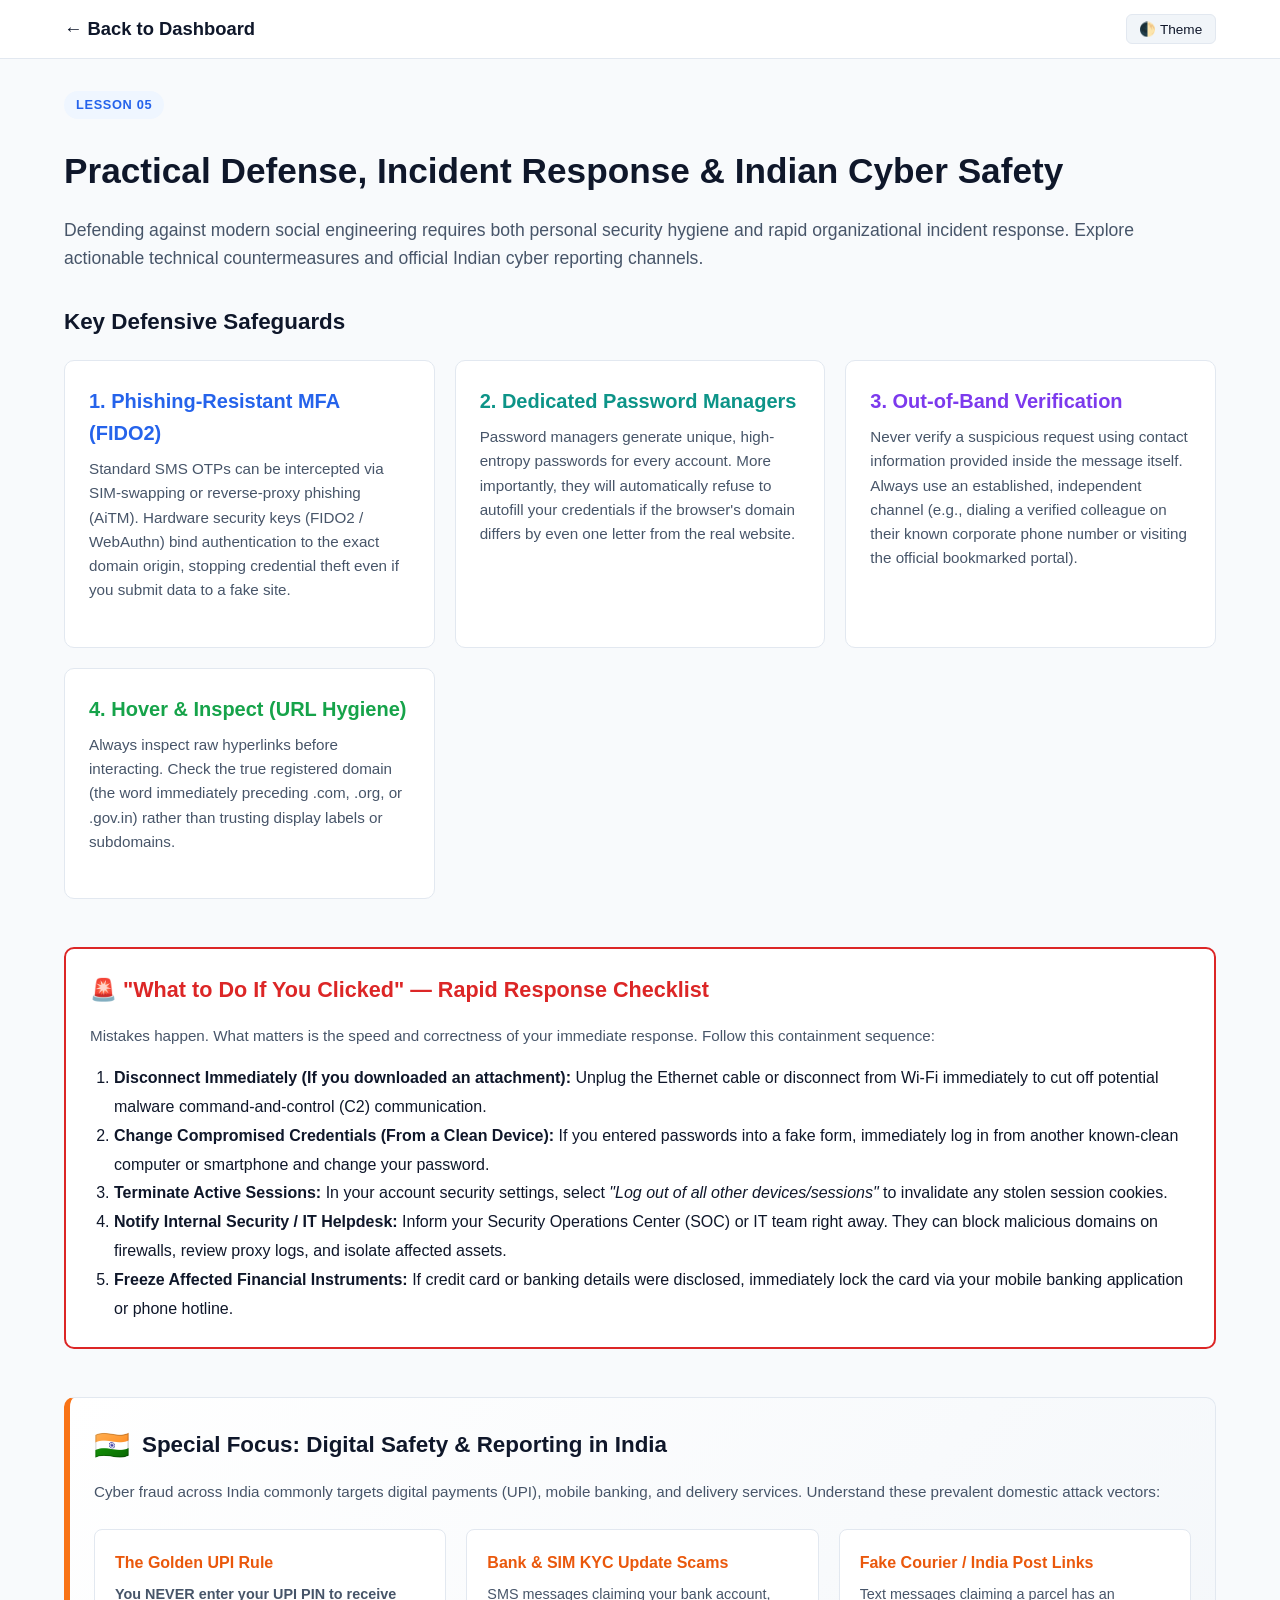
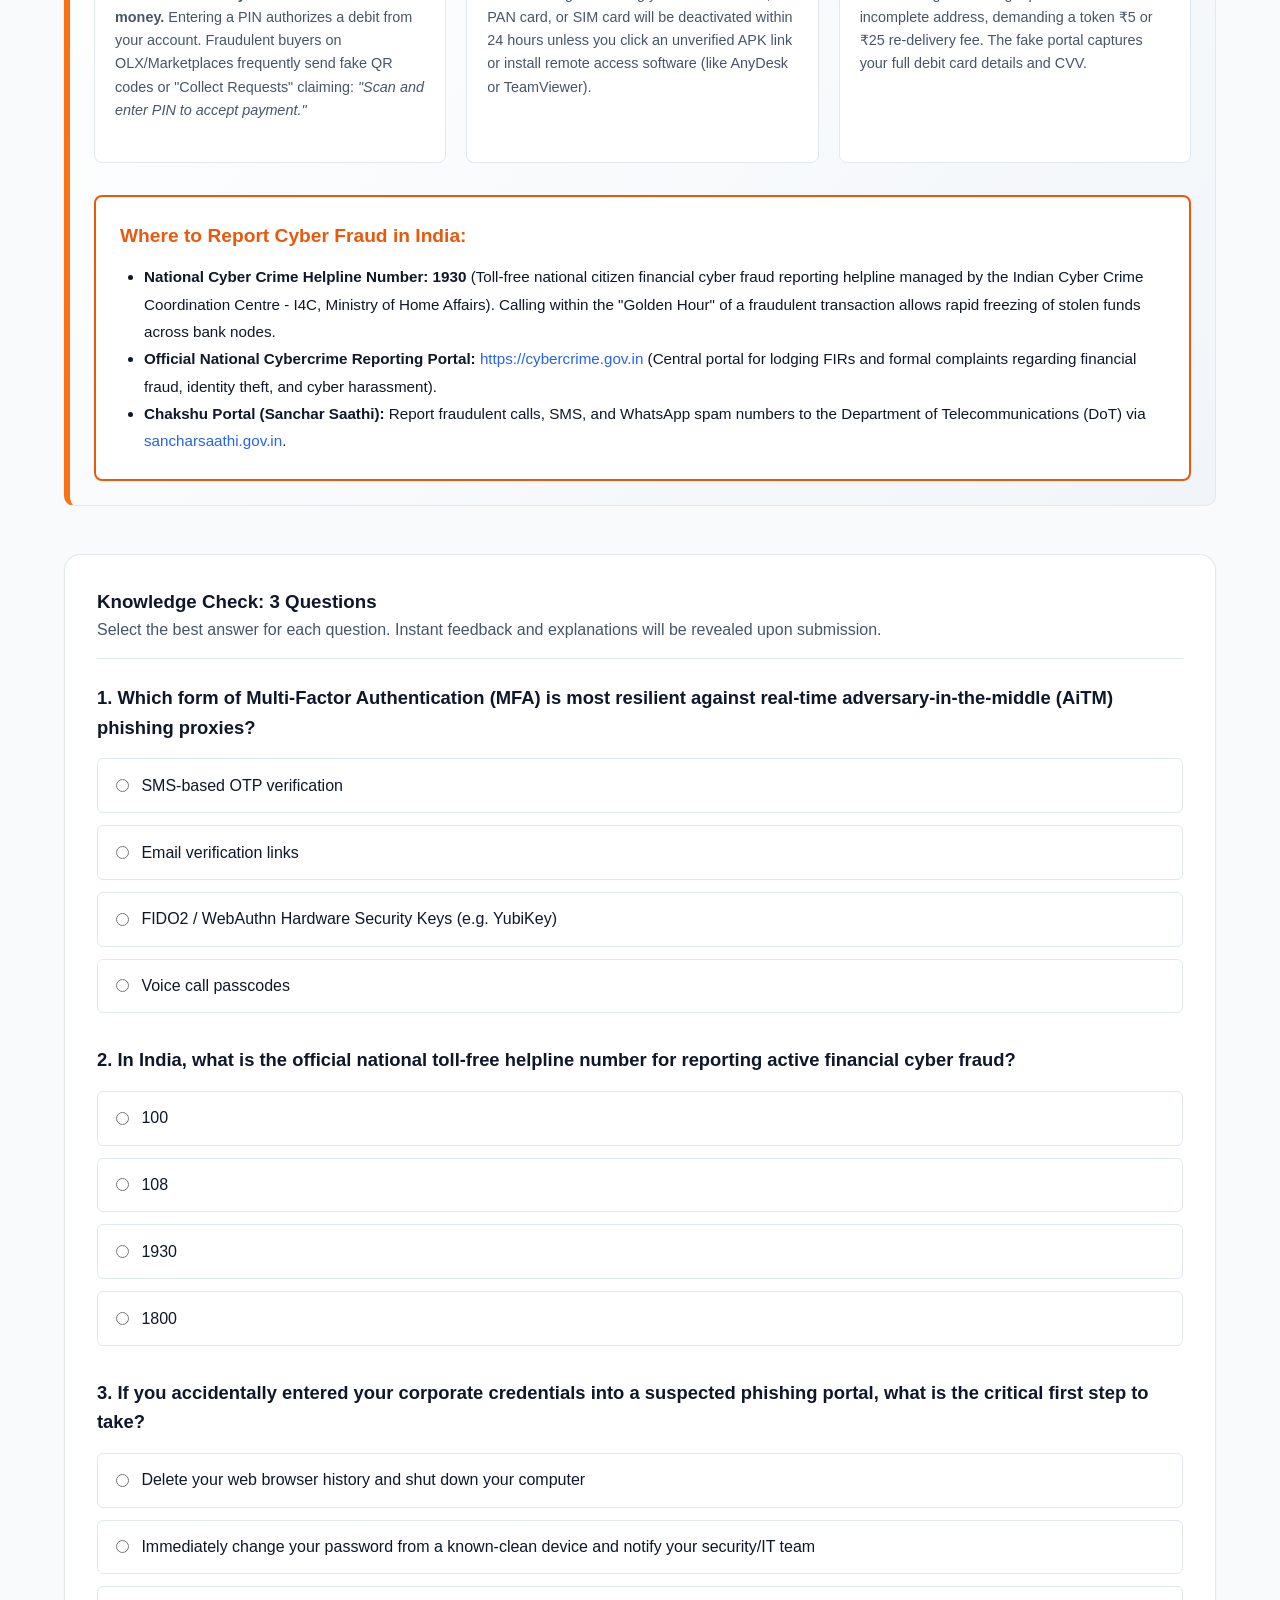
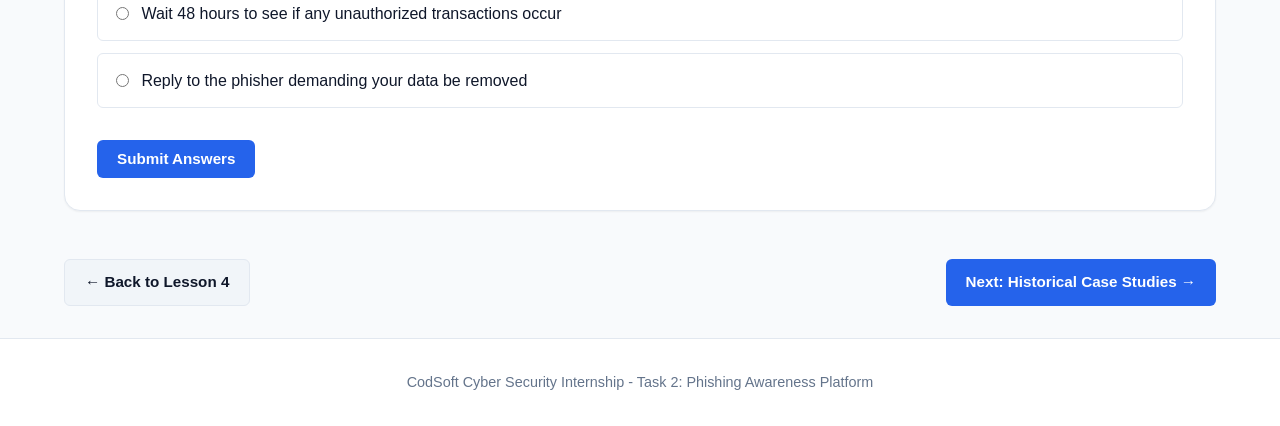
<file: task2_phishing_awareness_program/modules/lesson5-defense-and-response.html>
<!DOCTYPE html>
<html lang="en">
<head>
  <meta charset="UTF-8">
  <meta name="viewport" content="width=device-width, initial-scale=1.0">
  <title>Lesson 5: Practical Defense & Indian Cyber Safety | PhishAware</title>
  <link rel="stylesheet" href="../css/styles.css">
</head>
<body>

  <header class="site-header">
    <div class="nav-container">
      <div class="brand">
        <a href="../index.html" style="display:flex; align-items:center; gap:0.5rem; color:inherit; text-decoration:none;">
          <span>← Back to Dashboard</span>
        </a>
      </div>
      <button id="theme-toggle-btn" class="theme-toggle-btn" aria-label="Toggle theme">🌓 Theme</button>
    </div>
  </header>

  <main class="main-content">
    <div style="margin-bottom: 2rem;">
      <span class="hero-badge">Lesson 05</span>
      <h1 style="font-size: 2.2rem; margin: 0.5rem 0 1rem 0;">Practical Defense, Incident Response & Indian Cyber Safety</h1>
      <p style="color: var(--text-muted); font-size: 1.1rem;">
        Defending against modern social engineering requires both personal security hygiene and rapid organizational incident response. Explore actionable technical countermeasures and official Indian cyber reporting channels.
      </p>
    </div>

    <!-- Practical Defense Pillars -->
    <section style="margin-bottom: 3rem;">
      <h2 style="font-size: 1.4rem; margin-bottom: 1.25rem;">Key Defensive Safeguards</h2>
      <div style="display: grid; grid-template-columns: repeat(auto-fit, minmax(280px, 1fr)); gap: 1.25rem;">

        <div class="module-card">
          <h3 style="color: var(--primary);">1. Phishing-Resistant MFA (FIDO2)</h3>
          <p>
            Standard SMS OTPs can be intercepted via SIM-swapping or reverse-proxy phishing (AiTM). Hardware security keys (FIDO2 / WebAuthn) bind authentication to the exact domain origin, stopping credential theft even if you submit data to a fake site.
          </p>
        </div>

        <div class="module-card">
          <h3 style="color: var(--secondary);">2. Dedicated Password Managers</h3>
          <p>
            Password managers generate unique, high-entropy passwords for every account. More importantly, they will automatically refuse to autofill your credentials if the browser's domain differs by even one letter from the real website.
          </p>
        </div>

        <div class="module-card">
          <h3 style="color: var(--accent-purple);">3. Out-of-Band Verification</h3>
          <p>
            Never verify a suspicious request using contact information provided inside the message itself. Always use an established, independent channel (e.g., dialing a verified colleague on their known corporate phone number or visiting the official bookmarked portal).
          </p>
        </div>

        <div class="module-card">
          <h3 style="color: var(--success);">4. Hover & Inspect (URL Hygiene)</h3>
          <p>
            Always inspect raw hyperlinks before interacting. Check the true registered domain (the word immediately preceding .com, .org, or .gov.in) rather than trusting display labels or subdomains.
          </p>
        </div>

      </div>
    </section>

    <!-- Incident Response Checklist -->
    <section class="module-card" style="border: 2px solid var(--danger); margin-bottom: 3rem;">
      <h2 style="font-size: 1.35rem; color: var(--danger); margin-bottom: 1rem;">🚨 "What to Do If You Clicked" — Rapid Response Checklist</h2>
      <p style="margin-bottom: 1rem; color: var(--text-muted);">
        Mistakes happen. What matters is the speed and correctness of your immediate response. Follow this containment sequence:
      </p>

      <ol style="margin-left: 1.5rem; line-height: 1.8; color: var(--text-main);">
        <li>
          <strong>Disconnect Immediately (If you downloaded an attachment):</strong>
          Unplug the Ethernet cable or disconnect from Wi-Fi immediately to cut off potential malware command-and-control (C2) communication.
        </li>
        <li>
          <strong>Change Compromised Credentials (From a Clean Device):</strong>
          If you entered passwords into a fake form, immediately log in from another known-clean computer or smartphone and change your password.
        </li>
        <li>
          <strong>Terminate Active Sessions:</strong>
          In your account security settings, select <em>"Log out of all other devices/sessions"</em> to invalidate any stolen session cookies.
        </li>
        <li>
          <strong>Notify Internal Security / IT Helpdesk:</strong>
          Inform your Security Operations Center (SOC) or IT team right away. They can block malicious domains on firewalls, review proxy logs, and isolate affected assets.
        </li>
        <li>
          <strong>Freeze Affected Financial Instruments:</strong>
          If credit card or banking details were disclosed, immediately lock the card via your mobile banking application or phone hotline.
        </li>
      </ol>
    </section>

    <!-- India-Specific Cyber Safety Section -->
    <section class="module-card" style="background: linear-gradient(135deg, var(--bg-card) 0%, var(--bg-alt) 100%); border-left: 6px solid #f97316; margin-bottom: 3rem;">
      <div style="display: flex; align-items: center; gap: 0.75rem; margin-bottom: 0.75rem;">
        <span style="font-size: 1.8rem;">🇮🇳</span>
        <h2 style="font-size: 1.4rem;">Special Focus: Digital Safety & Reporting in India</h2>
      </div>
      <p style="color: var(--text-muted); margin-bottom: 1.5rem;">
        Cyber fraud across India commonly targets digital payments (UPI), mobile banking, and delivery services. Understand these prevalent domestic attack vectors:
      </p>

      <div style="display: grid; grid-template-columns: repeat(auto-fit, minmax(280px, 1fr)); gap: 1.25rem; margin-bottom: 2rem;">
        <div style="background: var(--bg-surface); padding: 1.25rem; border-radius: 8px; border: 1px solid var(--border-color);">
          <h4 style="color: #ea580c; margin-bottom: 0.5rem;">The Golden UPI Rule</h4>
          <p style="font-size: 0.9rem; color: var(--text-muted);">
            <strong>You NEVER enter your UPI PIN to receive money.</strong> Entering a PIN authorizes a debit from your account. Fraudulent buyers on OLX/Marketplaces frequently send fake QR codes or "Collect Requests" claiming: <em>"Scan and enter PIN to accept payment."</em>
          </p>
        </div>

        <div style="background: var(--bg-surface); padding: 1.25rem; border-radius: 8px; border: 1px solid var(--border-color);">
          <h4 style="color: #ea580c; margin-bottom: 0.5rem;">Bank & SIM KYC Update Scams</h4>
          <p style="font-size: 0.9rem; color: var(--text-muted);">
            SMS messages claiming your bank account, PAN card, or SIM card will be deactivated within 24 hours unless you click an unverified APK link or install remote access software (like AnyDesk or TeamViewer).
          </p>
        </div>

        <div style="background: var(--bg-surface); padding: 1.25rem; border-radius: 8px; border: 1px solid var(--border-color);">
          <h4 style="color: #ea580c; margin-bottom: 0.5rem;">Fake Courier / India Post Links</h4>
          <p style="font-size: 0.9rem; color: var(--text-muted);">
            Text messages claiming a parcel has an incomplete address, demanding a token ₹5 or ₹25 re-delivery fee. The fake portal captures your full debit card details and CVV.
          </p>
        </div>
      </div>

      <!-- Reporting Channels -->
      <div style="background: var(--bg-surface); padding: 1.5rem; border-radius: 8px; border: 2px solid #ea580c;">
        <h3 style="color: #ea580c; font-size: 1.2rem; margin-bottom: 0.75rem;">Where to Report Cyber Fraud in India:</h3>
        <ul style="margin-left: 1.5rem; line-height: 1.8; font-size: 0.95rem;">
          <li>
            <strong>National Cyber Crime Helpline Number: 1930</strong> (Toll-free national citizen financial cyber fraud reporting helpline managed by the Indian Cyber Crime Coordination Centre - I4C, Ministry of Home Affairs). Calling within the "Golden Hour" of a fraudulent transaction allows rapid freezing of stolen funds across bank nodes.
          </li>
          <li>
            <strong>Official National Cybercrime Reporting Portal:</strong> <a href="https://cybercrime.gov.in" target="_blank" rel="noopener noreferrer">https://cybercrime.gov.in</a> (Central portal for lodging FIRs and formal complaints regarding financial fraud, identity theft, and cyber harassment).
          </li>
          <li>
            <strong>Chakshu Portal (Sanchar Saathi):</strong> Report fraudulent calls, SMS, and WhatsApp spam numbers to the Department of Telecommunications (DoT) via <a href="https://sancharsaathi.gov.in" target="_blank" rel="noopener noreferrer">sancharsaathi.gov.in</a>.
          </li>
        </ul>
      </div>
    </section>

    <!-- Quiz Section -->
    <section class="quiz-section">
      <div id="lesson5-quiz-container"></div>
    </section>

    <div style="display: flex; justify-content: space-between; margin-top: 2rem;">
      <a href="lesson4-social-engineering.html" class="btn btn-secondary">← Back to Lesson 4</a>
      <a href="case-studies.html" class="btn btn-primary">Next: Historical Case Studies →</a>
    </div>
  </main>

  <footer class="site-footer">
    <p>CodSoft Cyber Security Internship - Task 2: Phishing Awareness Platform</p>
  </footer>

  <script src="../js/app.js"></script>
  <script src="../js/data/quizzes.js"></script>
  <script src="../js/quiz.js"></script>
  <script>
    document.addEventListener("DOMContentLoaded", () => {
      new QuizEngine("lesson5-quiz-container", QUIZ_DATA.lesson5, "lesson5");
    });
  </script>
</body>
</html>
</file>
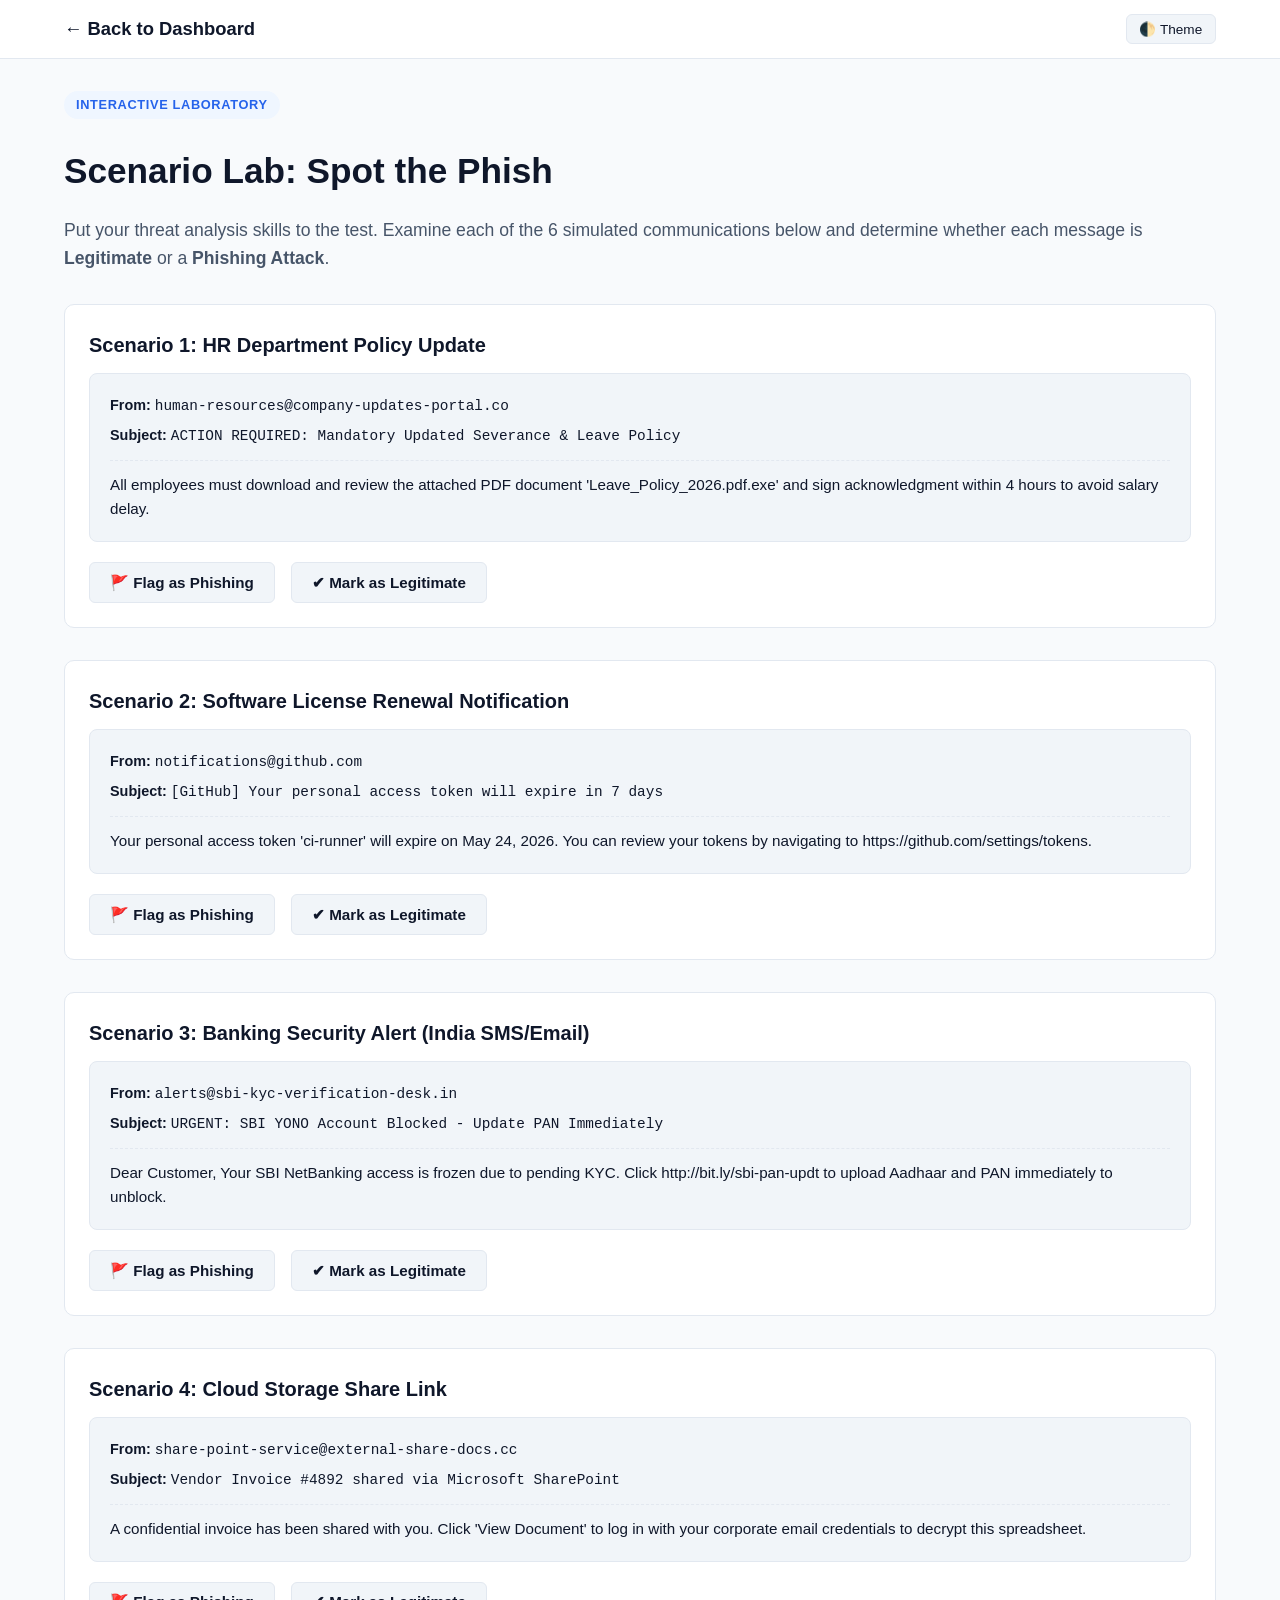
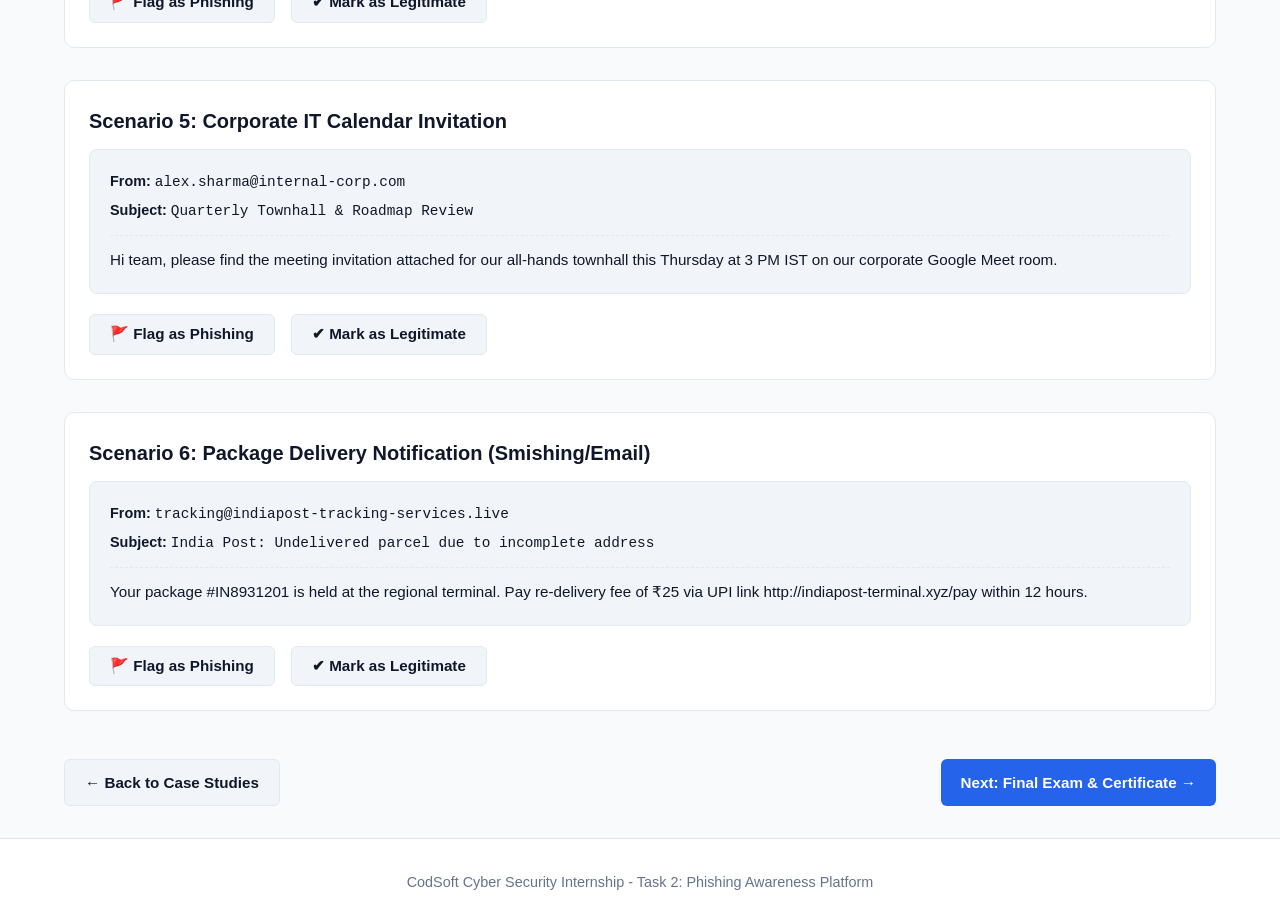
<file: task2_phishing_awareness_program/modules/scenario-quiz.html>
<!DOCTYPE html>
<html lang="en">
<head>
  <meta charset="UTF-8">
  <meta name="viewport" content="width=device-width, initial-scale=1.0">
  <title>Scenario Lab: Spot the Phish | PhishAware</title>
  <link rel="stylesheet" href="../css/styles.css">
</head>
<body>

  <header class="site-header">
    <div class="nav-container">
      <div class="brand">
        <a href="../index.html" style="display:flex; align-items:center; gap:0.5rem; color:inherit; text-decoration:none;">
          <span>← Back to Dashboard</span>
        </a>
      </div>
      <button id="theme-toggle-btn" class="theme-toggle-btn" aria-label="Toggle theme">🌓 Theme</button>
    </div>
  </header>

  <main class="main-content">
    <div style="margin-bottom: 2rem;">
      <span class="hero-badge">Interactive Laboratory</span>
      <h1 style="font-size: 2.2rem; margin: 0.5rem 0 1rem 0;">Scenario Lab: Spot the Phish</h1>
      <p style="color: var(--text-muted); font-size: 1.1rem;">
        Put your threat analysis skills to the test. Examine each of the 6 simulated communications below and determine whether each message is <strong>Legitimate</strong> or a <strong>Phishing Attack</strong>.
      </p>
    </div>

    <!-- Scenarios List Container -->
    <div id="scenarios-container" style="display: flex; flex-direction: column; gap: 2rem;"></div>

    <!-- Score Summary & Next Steps -->
    <div id="lab-summary-card" class="module-card" style="display: none; text-align: center; margin-top: 3rem; border: 2px solid var(--secondary);">
      <h2 id="lab-score-title" style="font-size: 1.8rem; margin-bottom: 0.5rem;">Lab Completed!</h2>
      <div id="lab-score-display" style="font-size: 3rem; font-weight: 800; color: var(--primary); margin-bottom: 0.5rem;">0 / 6</div>
      <p id="lab-score-text" style="color: var(--text-muted); margin-bottom: 1.5rem;"></p>
      <a href="final-assessment.html" class="btn btn-success" style="font-size: 1.1rem; padding: 0.75rem 2rem;">
        Proceed to Final Certification Exam →
      </a>
    </div>

    <div style="display: flex; justify-content: space-between; margin-top: 3rem;">
      <a href="case-studies.html" class="btn btn-secondary">← Back to Case Studies</a>
      <a href="final-assessment.html" class="btn btn-primary">Next: Final Exam & Certificate →</a>
    </div>
  </main>

  <footer class="site-footer">
    <p>CodSoft Cyber Security Internship - Task 2: Phishing Awareness Platform</p>
  </footer>

  <script src="../js/app.js"></script>
  <script src="../js/data/quizzes.js"></script>
  <script>
    document.addEventListener("DOMContentLoaded", () => {
      const container = document.getElementById("scenarios-container");
      const scenarios = QUIZ_DATA.scenarios;
      let evaluatedCount = 0;
      let score = 0;

      scenarios.forEach((sc, idx) => {
        const card = document.createElement("article");
        card.className = "module-card";
        card.id = `scenario-card-${idx}`;

        const title = document.createElement("h3");
        title.textContent = sc.title;
        title.style.marginBottom = "0.75rem";

        // Simulated message box
        const emailBox = document.createElement("div");
        emailBox.style.background = "var(--bg-alt)";
        emailBox.style.border = "1px solid var(--border-color)";
        emailBox.style.borderRadius = "8px";
        emailBox.style.padding = "1.25rem";
        emailBox.style.marginBottom = "1.25rem";

        const senderRow = document.createElement("div");
        senderRow.style.fontSize = "0.9rem";
        senderRow.style.marginBottom = "0.35rem";
        senderRow.innerHTML = `<strong>From:</strong> <code>${escapeHtml(sc.sender)}</code>`;

        const subjectRow = document.createElement("div");
        subjectRow.style.fontSize = "0.9rem";
        subjectRow.style.marginBottom = "0.75rem";
        subjectRow.innerHTML = `<strong>Subject:</strong> <code>${escapeHtml(sc.subject)}</code>`;

        const bodyRow = document.createElement("div");
        bodyRow.style.fontSize = "0.95rem";
        bodyRow.style.lineHeight = "1.6";
        bodyRow.style.borderTop = "1px dashed var(--border-color)";
        bodyRow.style.paddingTop = "0.75rem";
        bodyRow.textContent = sc.bodyText;

        emailBox.appendChild(senderRow);
        emailBox.appendChild(subjectRow);
        emailBox.appendChild(bodyRow);

        // Decision Buttons
        const buttonGroup = document.createElement("div");
        buttonGroup.style.display = "flex";
        buttonGroup.style.gap = "1rem";
        buttonGroup.id = `btn-group-${idx}`;

        const phishBtn = document.createElement("button");
        phishBtn.className = "btn btn-secondary";
        phishBtn.textContent = "🚩 Flag as Phishing";

        const legitBtn = document.createElement("button");
        legitBtn.className = "btn btn-secondary";
        legitBtn.textContent = "✔ Mark as Legitimate";

        buttonGroup.appendChild(phishBtn);
        buttonGroup.appendChild(legitBtn);

        // Feedback Drawer
        const feedbackBox = document.createElement("div");
        feedbackBox.id = `feedback-${idx}`;
        feedbackBox.style.display = "none";
        feedbackBox.style.marginTop = "1rem";
        feedbackBox.style.padding = "1rem";
        feedbackBox.style.borderRadius = "6px";

        const handleDecision = (userFlaggedPhish) => {
          phishBtn.disabled = true;
          legitBtn.disabled = true;
          evaluatedCount++;

          const isActuallyPhish = sc.isPhishing;
          const isCorrect = userFlaggedPhish === isActuallyPhish;

          if (isCorrect) score++;

          feedbackBox.style.display = "block";
          if (isCorrect) {
            feedbackBox.style.backgroundColor = "var(--success-light)";
            feedbackBox.style.border = "1px solid var(--success-border)";
            feedbackBox.innerHTML = `<h4 style="color:var(--success);">✔ Correct Evaluation!</h4>`;
          } else {
            feedbackBox.style.backgroundColor = "var(--danger-light)";
            feedbackBox.style.border = "1px solid var(--danger-border)";
            feedbackBox.innerHTML = `<h4 style="color:var(--danger);">✘ Incorrect Judgment.</h4>`;
          }

          const explP = document.createElement("p");
          explP.style.fontSize = "0.9rem";
          explP.style.marginTop = "0.35rem";
          explP.textContent = `This message is ${isActuallyPhish ? "a PHISHING ATTACK." : "a LEGITIMATE communication."}`;
          feedbackBox.appendChild(explP);

          const indList = document.createElement("ul");
          indList.style.marginLeft = "1.5rem";
          indList.style.marginTop = "0.5rem";
          indList.style.fontSize = "0.85rem";
          sc.indicators.forEach(ind => {
            const li = document.createElement("li");
            li.textContent = ind;
            indList.appendChild(li);
          });
          feedbackBox.appendChild(indList);

          // If all 6 evaluated, update AppState & show summary
          if (evaluatedCount === scenarios.length) {
            const pct = Math.round((score / scenarios.length) * 100);
            AppState.markCompleted("scenario_quiz", pct);

            const summaryCard = document.getElementById("lab-summary-card");
            const scoreDisplay = document.getElementById("lab-score-display");
            const scoreText = document.getElementById("lab-score-text");

            summaryCard.style.display = "block";
            scoreDisplay.textContent = `${score} / ${scenarios.length} (${pct}%)`;
            scoreText.textContent = `You correctly identified ${score} of the 6 scenarios. Your scenario lab record is saved!`;
            summaryCard.scrollIntoView({ behavior: "smooth" });
          }
        };

        phishBtn.addEventListener("click", () => handleDecision(true));
        legitBtn.addEventListener("click", () => handleDecision(false));

        card.appendChild(title);
        card.appendChild(emailBox);
        card.appendChild(buttonGroup);
        card.appendChild(feedbackBox);

        container.appendChild(card);
      });

      function escapeHtml(text) {
        const div = document.createElement("div");
        div.textContent = text;
        return div.innerHTML;
      }
    });
  </script>
</body>
</html>
</file>
<file: task2_phishing_awareness_program/css/styles.css>
/* ==========================================================================
   Phishing Awareness Training Module - Master Stylesheet
   Pure CSS3 with Responsive Grid, Flexbox, and Dark/Light Mode
   ========================================================================== */

:root {
  --font-family: -apple-system, BlinkMacSystemFont, "Segoe UI", Roboto, "Helvetica Neue", Arial, sans-serif;
  --font-mono: SFMono-Regular, Menlo, Monaco, Consolas, "Liberation Mono", "Courier New", monospace;

  /* Color Palette - Default Light Theme */
  --bg-primary: #f8fafc;
  --bg-surface: #ffffff;
  --bg-card: #ffffff;
  --bg-alt: #f1f5f9;
  --text-main: #0f172a;
  --text-muted: #475569;
  --text-subtle: #64748b;
  --border-color: #e2e8f0;
  --border-hover: #cbd5e1;

  /* Accent & Semantic Colors */
  --primary: #2563eb;
  --primary-hover: #1d4ed8;
  --primary-light: #eff6ff;
  --secondary: #0d9488;
  --secondary-hover: #0f766e;
  --accent-purple: #7c3aed;
  --danger: #dc2626;
  --danger-light: #fef2f2;
  --danger-border: #fecaca;
  --success: #16a34a;
  --success-light: #f0fdf4;
  --success-border: #bbf7d0;
  --warning: #d97706;
  --warning-light: #fffbeb;
  --warning-border: #fde68a;

  /* Radii & Shadows */
  --radius-sm: 6px;
  --radius-md: 10px;
  --radius-lg: 16px;
  --shadow-sm: 0 1px 2px 0 rgb(0 0 0 / 0.05);
  --shadow-md: 0 4px 6px -1px rgb(0 0 0 / 0.1), 0 2px 4px -2px rgb(0 0 0 / 0.1);
  --shadow-lg: 0 10px 15px -3px rgb(0 0 0 / 0.1), 0 4px 6px -4px rgb(0 0 0 / 0.1);

  --max-width: 1200px;
}

/* Dark Theme Overrides */
@media (prefers-color-scheme: dark) {
  :root {
    --bg-primary: #090d16;
    --bg-surface: #111827;
    --bg-card: #161f30;
    --bg-alt: #1e293b;
    --text-main: #f1f5f9;
    --text-muted: #cbd5e1;
    --text-subtle: #94a3b8;
    --border-color: #334155;
    --border-hover: #475569;

    --primary: #3b82f6;
    --primary-hover: #60a5fa;
    --primary-light: #172554;
    --secondary: #14b8a6;
    --secondary-hover: #2dd4bf;
    --danger: #ef4444;
    --danger-light: #450a0a;
    --danger-border: #7f1d1d;
    --success: #22c55e;
    --success-light: #052e16;
    --success-border: #14532d;
    --warning: #f59e0b;
    --warning-light: #451a03;
    --warning-border: #78350f;

    --shadow-sm: 0 1px 2px 0 rgb(0 0 0 / 0.5);
    --shadow-md: 0 4px 6px -1px rgb(0 0 0 / 0.4);
    --shadow-lg: 0 10px 15px -3px rgb(0 0 0 / 0.5);
  }
}

/* Explicit class-based dark override */
body.dark-mode {
  --bg-primary: #090d16;
  --bg-surface: #111827;
  --bg-card: #161f30;
  --bg-alt: #1e293b;
  --text-main: #f1f5f9;
  --text-muted: #cbd5e1;
  --text-subtle: #94a3b8;
  --border-color: #334155;
  --border-hover: #475569;
}

body.light-mode {
  --bg-primary: #f8fafc;
  --bg-surface: #ffffff;
  --bg-card: #ffffff;
  --bg-alt: #f1f5f9;
  --text-main: #0f172a;
  --text-muted: #475569;
  --text-subtle: #64748b;
  --border-color: #e2e8f0;
}

/* ==========================================================================
   Base & Reset
   ========================================================================== */
*, *::before, *::after {
  box-sizing: border-box;
  margin: 0;
  padding: 0;
}

body {
  font-family: var(--font-family);
  background-color: var(--bg-primary);
  color: var(--text-main);
  line-height: 1.6;
  min-height: 100vh;
  display: flex;
  flex-direction: column;
}

a {
  color: var(--primary);
  text-decoration: none;
  transition: color 0.15s ease;
}

a:hover {
  text-decoration: underline;
}

/* ==========================================================================
   Header & Navigation Bar
   ========================================================================== */
.site-header {
  background-color: var(--bg-surface);
  border-bottom: 1px solid var(--border-color);
  position: sticky;
  top: 0;
  z-index: 50;
  backdrop-filter: blur(8px);
}

.nav-container {
  max-width: var(--max-width);
  margin: 0 auto;
  padding: 0.85rem 1.5rem;
  display: flex;
  align-items: center;
  justify-content: space-between;
  gap: 1rem;
}

.brand {
  display: flex;
  align-items: center;
  gap: 0.75rem;
  font-weight: 700;
  font-size: 1.15rem;
  color: var(--text-main);
}

.brand-icon {
  width: 32px;
  height: 32px;
  fill: var(--primary);
}

.nav-links {
  display: flex;
  align-items: center;
  list-style: none;
  gap: 1.25rem;
}

.nav-links a {
  color: var(--text-muted);
  font-weight: 500;
  font-size: 0.95rem;
  padding: 0.35rem 0.65rem;
  border-radius: var(--radius-sm);
  transition: all 0.15s ease;
}

.nav-links a:hover,
.nav-links a.active {
  color: var(--primary);
  background-color: var(--primary-light);
  text-decoration: none;
}

.theme-toggle-btn {
  background: var(--bg-alt);
  border: 1px solid var(--border-color);
  color: var(--text-main);
  padding: 0.4rem 0.8rem;
  border-radius: var(--radius-sm);
  cursor: pointer;
  font-size: 0.85rem;
  display: flex;
  align-items: center;
  gap: 0.35rem;
}

/* ==========================================================================
   Main Content Layout
   ========================================================================== */
.main-content {
  max-width: var(--max-width);
  margin: 0 auto;
  padding: 2rem 1.5rem;
  flex: 1;
  width: 100%;
}

.hero {
  background: linear-gradient(135deg, var(--bg-surface) 0%, var(--bg-alt) 100%);
  border: 1px solid var(--border-color);
  border-radius: var(--radius-lg);
  padding: 2.5rem 2rem;
  margin-bottom: 2.5rem;
  box-shadow: var(--shadow-sm);
}

.hero-badge {
  display: inline-block;
  background-color: var(--primary-light);
  color: var(--primary);
  font-size: 0.8rem;
  font-weight: 700;
  padding: 0.25rem 0.75rem;
  border-radius: 9999px;
  margin-bottom: 1rem;
  text-transform: uppercase;
  letter-spacing: 0.05em;
}

.hero-title {
  font-size: 2.25rem;
  font-weight: 800;
  line-height: 1.2;
  margin-bottom: 1rem;
  color: var(--text-main);
}

.hero-subtitle {
  font-size: 1.15rem;
  color: var(--text-muted);
  max-width: 780px;
  margin-bottom: 1.5rem;
}

/* Overall Progress Card */
.progress-card {
  background-color: var(--bg-surface);
  border: 1px solid var(--border-color);
  border-radius: var(--radius-md);
  padding: 1.25rem 1.5rem;
  margin-top: 1.5rem;
  display: flex;
  align-items: center;
  justify-content: space-between;
  gap: 1.5rem;
  flex-wrap: wrap;
}

.progress-info {
  flex: 1;
  min-width: 200px;
}

.progress-label-row {
  display: flex;
  justify-content: space-between;
  margin-bottom: 0.5rem;
  font-weight: 600;
  font-size: 0.95rem;
}

.progress-bar-bg {
  width: 100%;
  height: 10px;
  background-color: var(--bg-alt);
  border-radius: 9999px;
  overflow: hidden;
}

.progress-bar-fill {
  height: 100%;
  background: linear-gradient(90deg, var(--primary) 0%, var(--secondary) 100%);
  border-radius: 9999px;
  transition: width 0.4s ease;
  width: 0%;
}

/* ==========================================================================
   Module Grid & Cards
   ========================================================================== */
.module-grid {
  display: grid;
  grid-template-columns: repeat(auto-fit, minmax(320px, 1fr));
  gap: 1.5rem;
  margin-bottom: 3rem;
}

.module-card {
  background-color: var(--bg-card);
  border: 1px solid var(--border-color);
  border-radius: var(--radius-md);
  padding: 1.5rem;
  display: flex;
  flex-direction: column;
  transition: transform 0.2s ease, box-shadow 0.2s ease, border-color 0.2s ease;
  position: relative;
}

.module-card:hover {
  transform: translateY(-3px);
  box-shadow: var(--shadow-md);
  border-color: var(--primary);
}

.module-meta {
  display: flex;
  align-items: center;
  justify-content: space-between;
  margin-bottom: 0.75rem;
}

.module-number {
  font-size: 0.8rem;
  font-weight: 700;
  color: var(--secondary);
  text-transform: uppercase;
}

.status-badge {
  font-size: 0.75rem;
  font-weight: 600;
  padding: 0.2rem 0.5rem;
  border-radius: var(--radius-sm);
  background-color: var(--bg-alt);
  color: var(--text-subtle);
}

.status-badge.completed {
  background-color: var(--success-light);
  color: var(--success);
  border: 1px solid var(--success-border);
}

.module-card h3 {
  font-size: 1.25rem;
  font-weight: 700;
  margin-bottom: 0.5rem;
  color: var(--text-main);
}

.module-card p {
  color: var(--text-muted);
  font-size: 0.95rem;
  margin-bottom: 1.25rem;
  flex: 1;
}

.btn {
  display: inline-flex;
  align-items: center;
  justify-content: center;
  gap: 0.5rem;
  padding: 0.65rem 1.25rem;
  border-radius: var(--radius-sm);
  font-size: 0.95rem;
  font-weight: 600;
  cursor: pointer;
  border: none;
  transition: all 0.15s ease;
  text-decoration: none;
}

.btn-primary {
  background-color: var(--primary);
  color: #ffffff;
}

.btn-primary:hover {
  background-color: var(--primary-hover);
  text-decoration: none;
  color: #ffffff;
}

.btn-secondary {
  background-color: var(--bg-alt);
  color: var(--text-main);
  border: 1px solid var(--border-color);
}

.btn-secondary:hover {
  background-color: var(--border-color);
  text-decoration: none;
}

.btn-success {
  background-color: var(--success);
  color: #ffffff;
}

.btn-success:hover {
  background-color: #15803d;
  color: #ffffff;
  text-decoration: none;
}

/* ==========================================================================
   Interactive Email Inspector (Lesson 2)
   ========================================================================== */
.email-client-container {
  background: var(--bg-surface);
  border: 1px solid var(--border-color);
  border-radius: var(--radius-md);
  box-shadow: var(--shadow-md);
  margin: 2rem 0;
  overflow: hidden;
}

.email-client-header {
  background-color: var(--bg-alt);
  border-bottom: 1px solid var(--border-color);
  padding: 0.75rem 1.25rem;
  display: flex;
  align-items: center;
  justify-content: space-between;
}

.email-meta-panel {
  padding: 1.25rem;
  border-bottom: 1px solid var(--border-color);
  font-size: 0.95rem;
}

.meta-row {
  display: flex;
  margin-bottom: 0.5rem;
  gap: 0.75rem;
}

.meta-label {
  font-weight: 700;
  color: var(--text-subtle);
  width: 70px;
}

.email-body-content {
  padding: 1.75rem;
  font-size: 1rem;
  line-height: 1.7;
}

/* Interactive Highlight Spotlights */
.inspectable-zone {
  position: relative;
  background-color: rgba(239, 68, 68, 0.15);
  border-bottom: 2px dashed var(--danger);
  padding: 2px 6px;
  border-radius: 4px;
  cursor: pointer;
  transition: all 0.2s ease;
  display: inline-block;
}

.inspectable-zone:hover,
.inspectable-zone.active {
  background-color: rgba(239, 68, 68, 0.3);
  box-shadow: 0 0 0 2px var(--danger);
}

.zone-marker {
  font-size: 0.7rem;
  background-color: var(--danger);
  color: #ffffff;
  padding: 1px 5px;
  border-radius: 9999px;
  font-weight: bold;
  vertical-align: super;
  margin-left: 2px;
}

.inspector-drawer {
  background-color: var(--bg-alt);
  border-top: 1px solid var(--border-color);
  padding: 1.25rem;
  min-height: 80px;
}

.inspector-drawer h4 {
  color: var(--danger);
  margin-bottom: 0.35rem;
  font-size: 1.05rem;
  display: flex;
  align-items: center;
  gap: 0.5rem;
}

.inspector-drawer p {
  color: var(--text-main);
  font-size: 0.95rem;
}

/* ==========================================================================
   Non-Functional Mockup Login Interface (Lesson 3)
   ========================================================================== */
.mockup-container {
  border: 3px dashed var(--warning);
  border-radius: var(--radius-lg);
  padding: 1.5rem;
  background-color: var(--bg-surface);
  margin: 2rem 0;
  position: relative;
}

.mockup-warning-ribbon {
  background: repeating-linear-gradient(
    45deg,
    #b45309,
    #b45309 10px,
    #d97706 10px,
    #d97706 20px
  );
  color: #ffffff;
  font-weight: 800;
  text-align: center;
  padding: 0.5rem;
  font-size: 0.9rem;
  letter-spacing: 0.05em;
  border-radius: var(--radius-sm);
  margin-bottom: 1.5rem;
  text-transform: uppercase;
}

.browser-mock-window {
  border: 1px solid var(--border-color);
  border-radius: var(--radius-md);
  overflow: hidden;
  background: var(--bg-surface);
  box-shadow: var(--shadow-md);
}

.browser-mock-bar {
  background-color: var(--bg-alt);
  padding: 0.6rem 1rem;
  display: flex;
  align-items: center;
  gap: 0.75rem;
  border-bottom: 1px solid var(--border-color);
}

.browser-dots {
  display: flex;
  gap: 6px;
}

.browser-dot {
  width: 10px;
  height: 10px;
  border-radius: 50%;
  background-color: #cbd5e1;
}

.browser-url-input {
  flex: 1;
  background-color: var(--bg-surface);
  border: 1px solid var(--border-color);
  border-radius: var(--radius-sm);
  padding: 0.35rem 0.75rem;
  font-family: var(--font-mono);
  font-size: 0.85rem;
  color: var(--text-main);
  display: flex;
  align-items: center;
  gap: 0.5rem;
}

.url-fake-domain {
  background-color: var(--danger-light);
  color: var(--danger);
  font-weight: bold;
  padding: 0 4px;
  border-radius: 3px;
}

.mock-form-content {
  padding: 2.5rem;
  max-width: 400px;
  margin: 0 auto;
}

.mock-input-group {
  margin-bottom: 1.25rem;
}

.mock-input-group label {
  display: block;
  font-size: 0.85rem;
  font-weight: 600;
  margin-bottom: 0.35rem;
}

.mock-input {
  width: 100%;
  padding: 0.65rem 0.75rem;
  border: 1px solid var(--border-color);
  border-radius: var(--radius-sm);
  background-color: var(--bg-alt);
  color: var(--text-muted);
  cursor: not-allowed;
}

/* ==========================================================================
   Quiz & Assessment Engine
   ========================================================================== */
.quiz-section {
  background-color: var(--bg-surface);
  border: 1px solid var(--border-color);
  border-radius: var(--radius-lg);
  padding: 2rem;
  margin: 3rem 0;
  box-shadow: var(--shadow-sm);
}

.quiz-header {
  margin-bottom: 1.5rem;
  border-bottom: 1px solid var(--border-color);
  padding-bottom: 1rem;
}

.question-card {
  margin-bottom: 2rem;
}

.question-text {
  font-size: 1.15rem;
  font-weight: 600;
  margin-bottom: 1rem;
}

.options-list {
  display: flex;
  flex-direction: column;
  gap: 0.75rem;
}

.option-item {
  border: 1px solid var(--border-color);
  border-radius: var(--radius-sm);
  padding: 0.85rem 1.15rem;
  cursor: pointer;
  transition: all 0.15s ease;
  display: flex;
  align-items: center;
  gap: 0.75rem;
  background-color: var(--bg-card);
}

.option-item:hover {
  background-color: var(--primary-light);
  border-color: var(--primary);
}

.option-item.selected {
  border-color: var(--primary);
  background-color: var(--primary-light);
}

.option-item.correct {
  border-color: var(--success);
  background-color: var(--success-light);
  color: var(--success);
  font-weight: 600;
}

.option-item.incorrect {
  border-color: var(--danger);
  background-color: var(--danger-light);
  color: var(--danger);
  font-weight: 600;
}

.explanation-box {
  margin-top: 0.85rem;
  padding: 0.85rem 1rem;
  border-radius: var(--radius-sm);
  font-size: 0.9rem;
  display: none;
}

.explanation-box.correct {
  display: block;
  background-color: var(--success-light);
  border-left: 4px solid var(--success);
  color: var(--text-main);
}

.explanation-box.incorrect {
  display: block;
  background-color: var(--danger-light);
  border-left: 4px solid var(--danger);
  color: var(--text-main);
}

.quiz-score-summary {
  text-align: center;
  padding: 2.5rem;
}

.score-display {
  font-size: 3rem;
  font-weight: 800;
  color: var(--primary);
  margin-bottom: 0.5rem;
}

/* ==========================================================================
   Certificate of Completion
   ========================================================================== */
.certificate-container {
  background: #ffffff;
  color: #0f172a;
  border: 12px solid #1e293b;
  padding: 3rem;
  border-radius: var(--radius-sm);
  max-width: 850px;
  margin: 2rem auto;
  text-align: center;
  box-shadow: var(--shadow-lg);
  position: relative;
}

.cert-border-inner {
  border: 2px dashed #94a3b8;
  padding: 2.5rem 2rem;
}

.cert-header {
  font-size: 2.5rem;
  font-weight: 800;
  letter-spacing: 0.05em;
  color: #1e293b;
  text-transform: uppercase;
  margin-bottom: 0.5rem;
}

.cert-sub {
  font-size: 1.1rem;
  color: #64748b;
  margin-bottom: 2rem;
}

.cert-presented-to {
  font-size: 1rem;
  text-transform: uppercase;
  letter-spacing: 0.1em;
  color: #475569;
}

.cert-name {
  font-size: 2.25rem;
  font-weight: 800;
  color: #2563eb;
  border-bottom: 2px solid #cbd5e1;
  display: inline-block;
  padding: 0.25rem 2rem;
  margin: 1rem 0 1.5rem 0;
}

.cert-desc {
  font-size: 1.05rem;
  color: #334155;
  max-width: 600px;
  margin: 0 auto 2.5rem auto;
  line-height: 1.6;
}

.cert-footer-row {
  display: flex;
  justify-content: space-between;
  align-items: flex-end;
  margin-top: 2rem;
  padding: 0 1.5rem;
}

.cert-sig-block {
  text-align: center;
  border-top: 1px solid #475569;
  padding-top: 0.5rem;
  min-width: 180px;
  font-size: 0.9rem;
  font-weight: 600;
}

@media print {
  body * {
    visibility: hidden;
  }
  .certificate-container, .certificate-container * {
    visibility: visible;
  }
  .certificate-container {
    position: absolute;
    left: 0;
    top: 0;
    width: 100%;
    margin: 0;
    border-width: 6px;
  }
  .no-print {
    display: none !important;
  }
}

/* ==========================================================================
   Footer
   ========================================================================== */
.site-footer {
  background-color: var(--bg-surface);
  border-top: 1px solid var(--border-color);
  padding: 2rem 1.5rem;
  margin-top: auto;
  text-align: center;
  font-size: 0.9rem;
  color: var(--text-subtle);
}
</file>
